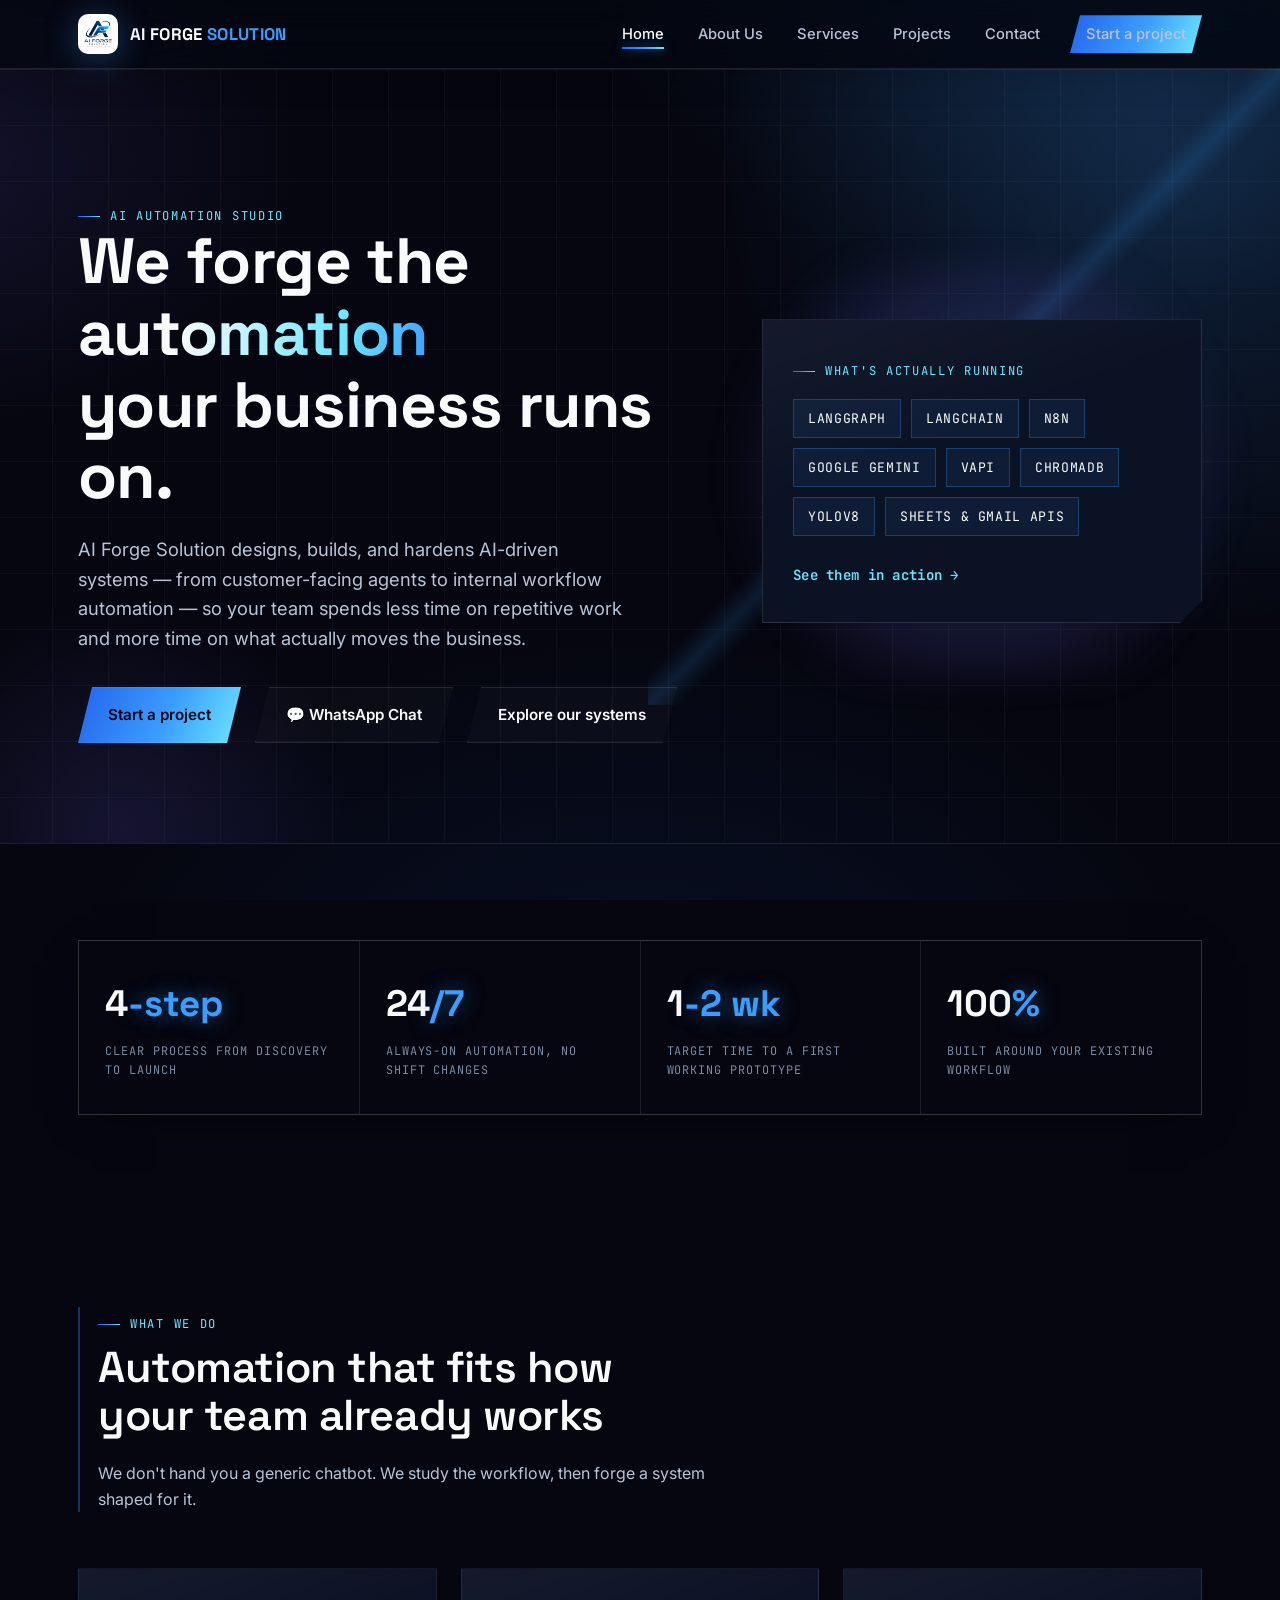
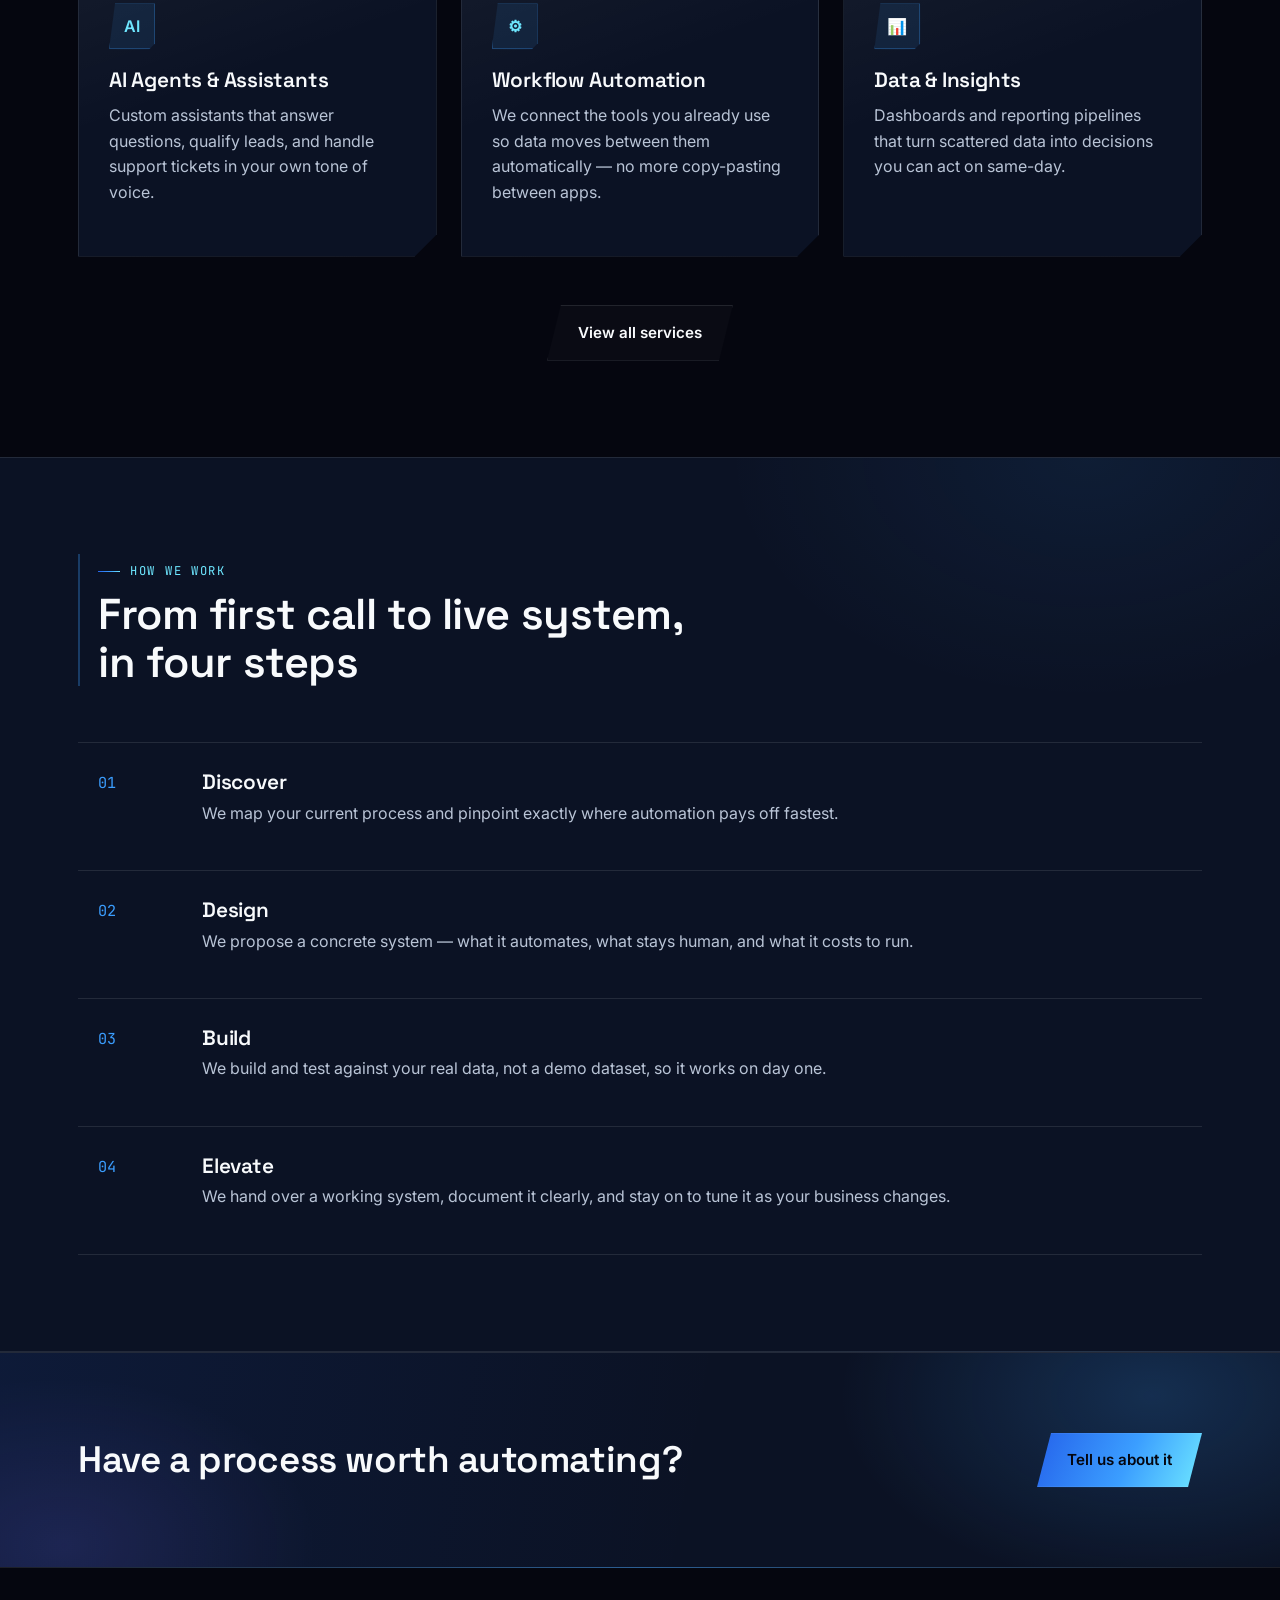
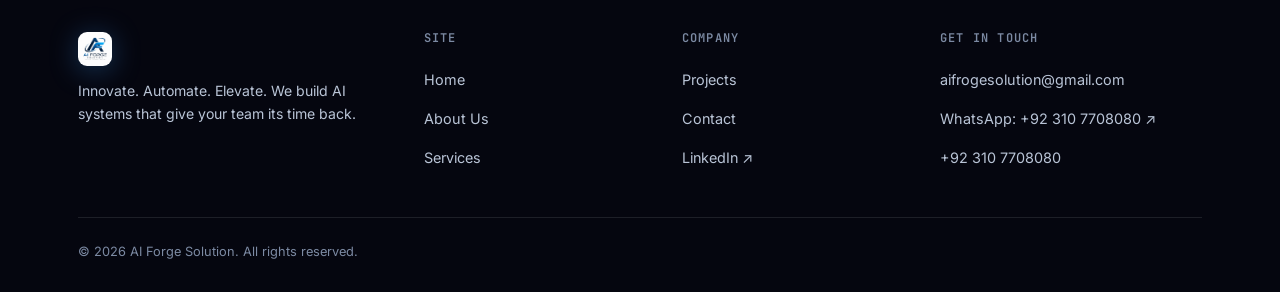
<file: index.html>
<!DOCTYPE html>
<html lang="en">
<head>
<meta charset="UTF-8">
<meta name="viewport" content="width=device-width, initial-scale=1.0">
<title>AI Forge Solution — Innovate. Automate. Elevate.</title>
<meta name="description" content="AI Forge Solution designs and builds AI-driven automation systems that help businesses move faster with less manual work.">
<link rel="icon" href="images/logo.jpeg">
<link rel="preconnect" href="https://fonts.googleapis.com">
<link href="https://fonts.googleapis.com/css2?family=Space+Grotesk:wght@500;600;700&family=Inter:wght@400;500;600&family=JetBrains+Mono:wght@400;500&display=swap" rel="stylesheet">
<link rel="stylesheet" href="css/style.css">
</head>
<body>

<header class="site-header">
  <nav class="nav">
    <a href="index.html" class="brand">
      <img src="images/logo.jpeg" alt="AI Forge Solution logo">
      <span class="brand-name">AI FORGE <span>SOLUTION</span></span>
    </a>
    <button class="nav-toggle" aria-label="Toggle navigation menu" aria-expanded="false">
      <span></span>
    </button>
    <ul class="nav-links">
      <li><a href="index.html" class="active">Home</a></li>
      <li><a href="about.html">About Us</a></li>
      <li><a href="services.html">Services</a></li>
      <li><a href="projects.html">Projects</a></li>
      <li><a href="contact.html">Contact</a></li>
      <li><a href="contact.html" class="nav-cta">Start a project</a></li>
    </ul>
  </nav>
</header>

<main>

  <section class="hero">
    <div class="container hero-grid">
      <div>
        <span class="eyebrow">AI automation studio</span>
        <h1>We forge the <span class="text-grad">automation</span><br>your business runs on.</h1>
        <p class="lede">AI Forge Solution designs, builds, and hardens AI-driven systems — from customer-facing agents to internal workflow automation — so your team spends less time on repetitive work and more time on what actually moves the business.</p>
        <div class="hero-actions">
          <a href="contact.html" class="btn btn-primary">Start a project</a>
          <a href="https://wa.me/923107708080" target="_blank" rel="noopener" class="btn btn-ghost">💬 WhatsApp Chat</a>
          <a href="projects.html" class="btn btn-ghost">Explore our systems</a>
        </div>
      </div>
      <div class="hero-visual">
        <div class="card hero-panel">
          <span class="eyebrow">What's actually running</span>
          <div class="hero-stack">
            <span class="tag">LangGraph</span>
            <span class="tag">LangChain</span>
            <span class="tag">n8n</span>
            <span class="tag">Google Gemini</span>
            <span class="tag">Vapi</span>
            <span class="tag">ChromaDB</span>
            <span class="tag">YOLOv8</span>
            <span class="tag">Sheets &amp; Gmail APIs</span>
          </div>
          <a href="projects.html" class="hero-panel-link" style="display:inline-block;margin-top:8px;">See them in action →</a>
        </div>
      </div>
    </div>
  </section>

  <section class="stat-strip-wrap">
    <div class="container">
      <div class="stat-strip">
        <div class="stat">
          <div class="num">4<span>-step</span></div>
          <div class="label">Clear process from discovery to launch</div>
        </div>
        <div class="stat">
          <div class="num">24<span>/7</span></div>
          <div class="label">Always-on automation, no shift changes</div>
        </div>
        <div class="stat">
          <div class="num">1<span>-2 wk</span></div>
          <div class="label">Target time to a first working prototype</div>
        </div>
        <div class="stat">
          <div class="num">100<span>%</span></div>
          <div class="label">Built around your existing workflow</div>
        </div>
      </div>
    </div>
  </section>

  <section>
    <div class="container">
      <div class="section-head">
        <span class="eyebrow">What we do</span>
        <h2>Automation that fits how your team already works</h2>
        <p>We don't hand you a generic chatbot. We study the workflow, then forge a system shaped for it.</p>
      </div>
      <div class="grid-3">
        <div class="card">
          <div class="icon-mark">AI</div>
          <h3>AI Agents &amp; Assistants</h3>
          <p>Custom assistants that answer questions, qualify leads, and handle support tickets in your own tone of voice.</p>
        </div>
        <div class="card">
          <div class="icon-mark">⚙</div>
          <h3>Workflow Automation</h3>
          <p>We connect the tools you already use so data moves between them automatically — no more copy-pasting between apps.</p>
        </div>
        <div class="card">
          <div class="icon-mark">📊</div>
          <h3>Data &amp; Insights</h3>
          <p>Dashboards and reporting pipelines that turn scattered data into decisions you can act on same-day.</p>
        </div>
      </div>
      <div class="center mt-lg">
        <a href="services.html" class="btn btn-ghost">View all services</a>
      </div>
    </div>
  </section>

  <section class="section-alt">
    <div class="container">
      <div class="section-head">
        <span class="eyebrow">How we work</span>
        <h2>From first call to live system, in four steps</h2>
      </div>
      <div class="process">
        <div class="process-step">
          <span class="idx">01</span>
          <div><h3>Discover</h3><p>We map your current process and pinpoint exactly where automation pays off fastest.</p></div>
        </div>
        <div class="process-step">
          <span class="idx">02</span>
          <div><h3>Design</h3><p>We propose a concrete system — what it automates, what stays human, and what it costs to run.</p></div>
        </div>
        <div class="process-step">
          <span class="idx">03</span>
          <div><h3>Build</h3><p>We build and test against your real data, not a demo dataset, so it works on day one.</p></div>
        </div>
        <div class="process-step">
          <span class="idx">04</span>
          <div><h3>Elevate</h3><p>We hand over a working system, document it clearly, and stay on to tune it as your business changes.</p></div>
        </div>
      </div>
    </div>
  </section>

  <section class="cta-band">
    <div class="container">
      <h2>Have a process worth automating?</h2>
      <a href="contact.html" class="btn btn-primary">Tell us about it</a>
    </div>
  </section>

</main>

<footer class="site-footer">
  <div class="container">
    <div class="footer-grid">
      <div class="footer-brand">
        <img src="images/logo.jpeg" alt="AI Forge Solution logo">
        <p>Innovate. Automate. Elevate. We build AI systems that give your team its time back.</p>
      </div>
      <div class="footer-col">
        <h4>Site</h4>
        <a href="index.html">Home</a>
        <a href="about.html">About Us</a>
        <a href="services.html">Services</a>
      </div>
      <div class="footer-col">
        <h4>Company</h4>
        <a href="projects.html">Projects</a>
        <a href="contact.html">Contact</a>
        <a href="https://www.linkedin.com/company/alforge-solution/" target="_blank" rel="noopener">LinkedIn ↗</a>
      </div>
      <div class="footer-col">
        <h4>Get in touch</h4>
        <a href="mailto:aifrogesolution@gmail.com">aifrogesolution@gmail.com</a>
        <a href="https://wa.me/923107708080" target="_blank" rel="noopener">WhatsApp: +92 310 7708080 ↗</a>
        <a href="tel:+923107708080">+92 310 7708080</a>
      </div>
    </div>
    <div class="footer-bottom">
      <span>© 2026 AI Forge Solution. All rights reserved.</span>
    </div>
  </div>
</footer>

<script src="js/main.js"></script>
</body>
</html>
</file>
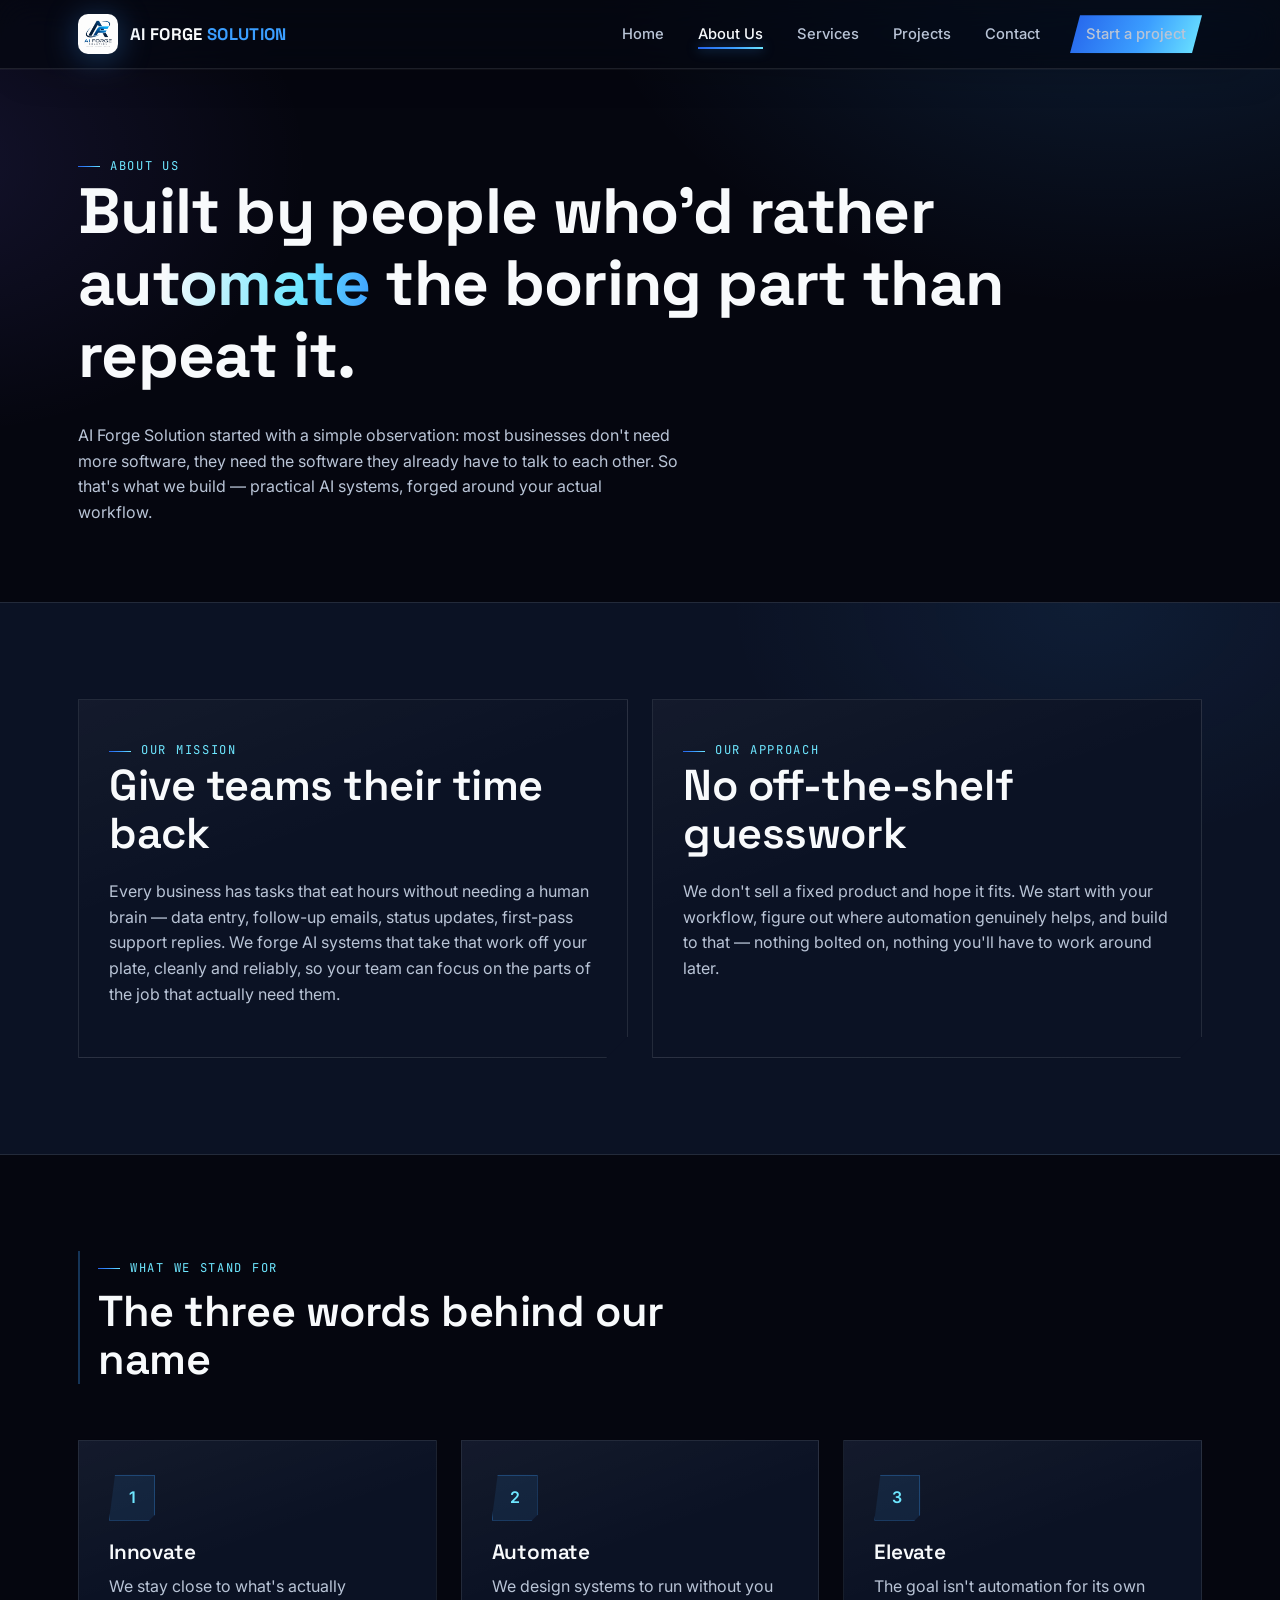
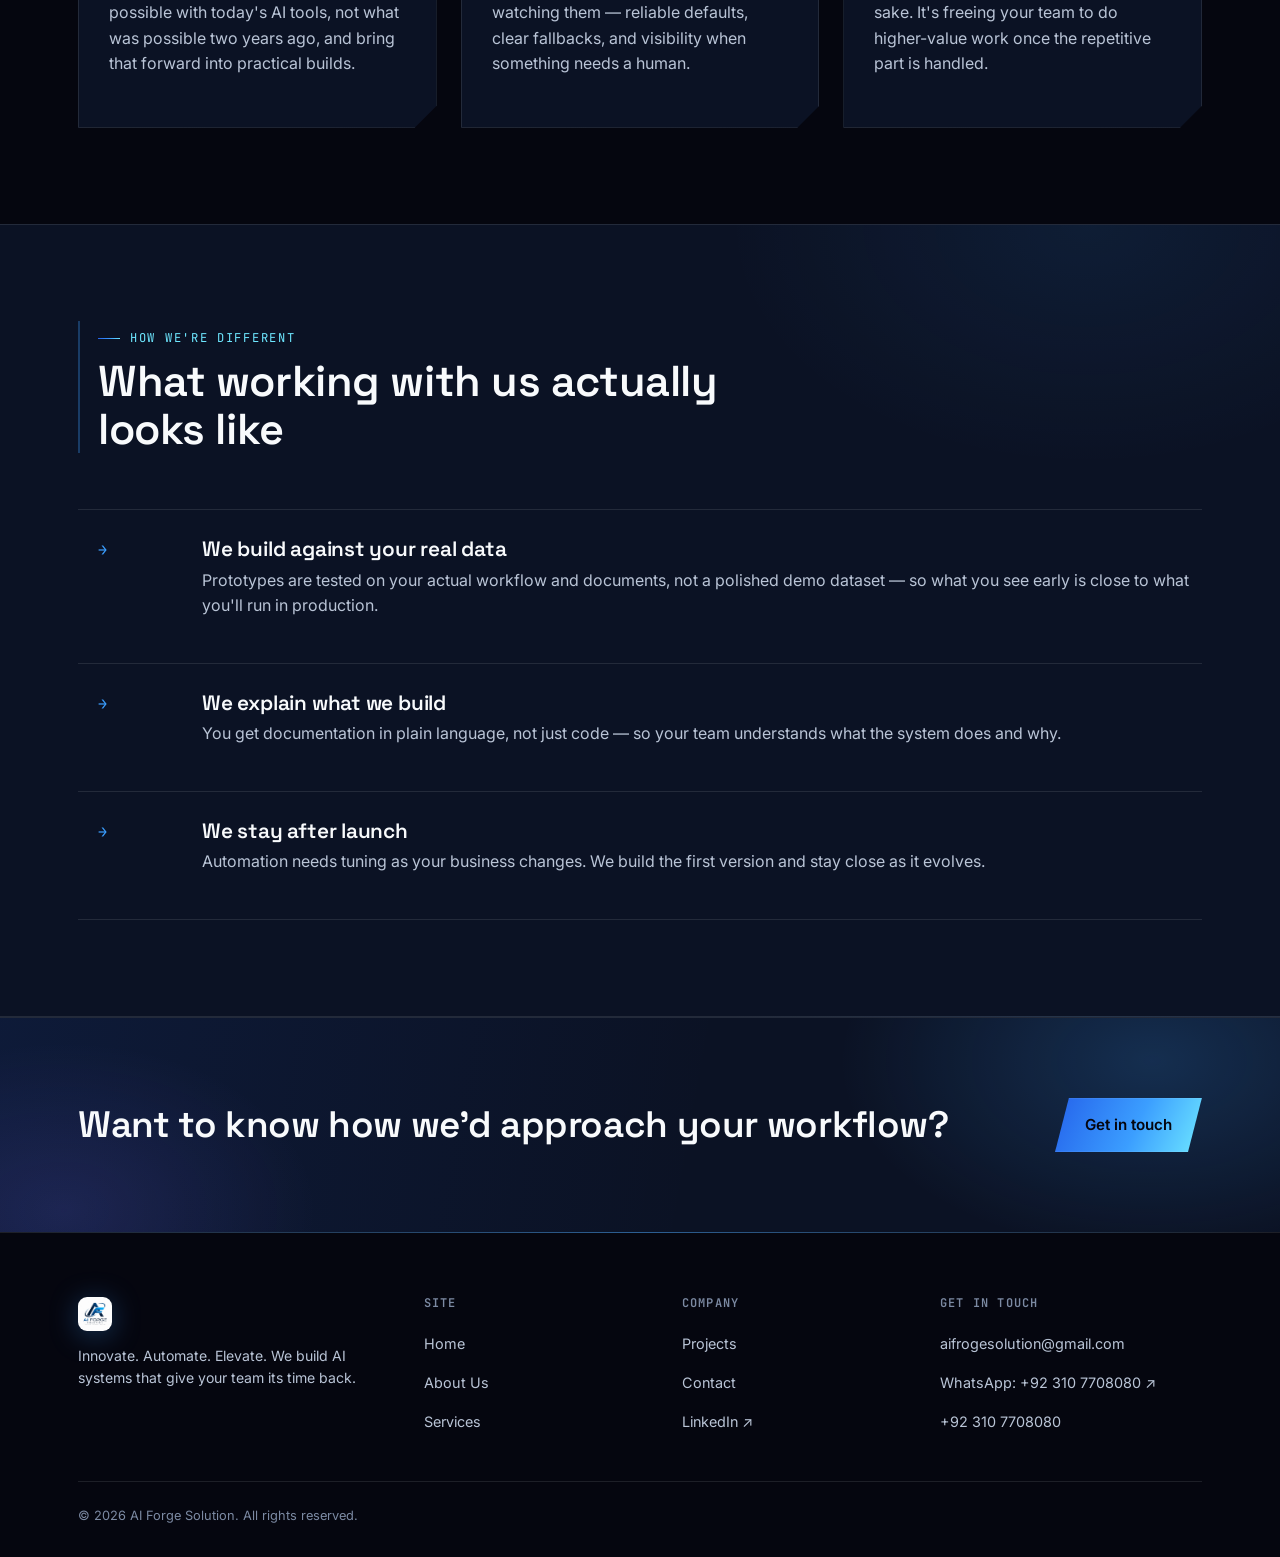
<file: about.html>
<!DOCTYPE html>
<html lang="en">
<head>
<meta charset="UTF-8">
<meta name="viewport" content="width=device-width, initial-scale=1.0">
<title>About Us — AI Forge Solution</title>
<meta name="description" content="Learn what AI Forge Solution stands for, how we work, and why we build AI automation the way we do.">
<link rel="icon" href="images/logo.jpeg">
<link rel="preconnect" href="https://fonts.googleapis.com">
<link href="https://fonts.googleapis.com/css2?family=Space+Grotesk:wght@500;600;700&family=Inter:wght@400;500;600&family=JetBrains+Mono:wght@400;500&display=swap" rel="stylesheet">
<link rel="stylesheet" href="css/style.css">
</head>
<body>

<header class="site-header">
  <nav class="nav">
    <a href="index.html" class="brand">
      <img src="images/logo.jpeg" alt="AI Forge Solution logo">
      <span class="brand-name">AI FORGE <span>SOLUTION</span></span>
    </a>
    <button class="nav-toggle" aria-label="Toggle navigation menu" aria-expanded="false">
      <span></span>
    </button>
    <ul class="nav-links">
      <li><a href="index.html">Home</a></li>
      <li><a href="about.html" class="active">About Us</a></li>
      <li><a href="services.html">Services</a></li>
      <li><a href="projects.html">Projects</a></li>
      <li><a href="contact.html">Contact</a></li>
      <li><a href="contact.html" class="nav-cta">Start a project</a></li>
    </ul>
  </nav>
</header>

<main>

  <section class="page-hero">
    <div class="container">
      <span class="eyebrow">About us</span>
      <h1>Built by people who'd rather <span class="text-grad">automate</span> the boring part than repeat it.</h1>
      <p class="lede">AI Forge Solution started with a simple observation: most businesses don't need more software, they need the software they already have to talk to each other. So that's what we build — practical AI systems, forged around your actual workflow.</p>
    </div>
  </section>

  <section class="section-alt">
    <div class="container grid-2">
      <div class="card">
        <span class="eyebrow">Our mission</span>
        <h2>Give teams their time back</h2>
        <p>Every business has tasks that eat hours without needing a human brain — data entry, follow-up emails, status updates, first-pass support replies. We forge AI systems that take that work off your plate, cleanly and reliably, so your team can focus on the parts of the job that actually need them.</p>
      </div>
      <div class="card">
        <span class="eyebrow">Our approach</span>
        <h2>No off-the-shelf guesswork</h2>
        <p>We don't sell a fixed product and hope it fits. We start with your workflow, figure out where automation genuinely helps, and build to that — nothing bolted on, nothing you'll have to work around later.</p>
      </div>
    </div>
  </section>

  <section>
    <div class="container">
      <div class="section-head">
        <span class="eyebrow">What we stand for</span>
        <h2>The three words behind our name</h2>
      </div>
      <div class="grid-3">
        <div class="card">
          <div class="icon-mark">1</div>
          <h3>Innovate</h3>
          <p>We stay close to what's actually possible with today's AI tools, not what was possible two years ago, and bring that forward into practical builds.</p>
        </div>
        <div class="card">
          <div class="icon-mark">2</div>
          <h3>Automate</h3>
          <p>We design systems to run without you watching them — reliable defaults, clear fallbacks, and visibility when something needs a human.</p>
        </div>
        <div class="card">
          <div class="icon-mark">3</div>
          <h3>Elevate</h3>
          <p>The goal isn't automation for its own sake. It's freeing your team to do higher-value work once the repetitive part is handled.</p>
        </div>
      </div>
    </div>
  </section>

  <section class="section-alt">
    <div class="container">
      <div class="section-head">
        <span class="eyebrow">How we're different</span>
        <h2>What working with us actually looks like</h2>
      </div>
      <div class="process">
        <div class="process-step">
          <span class="idx">→</span>
          <div><h3>We build against your real data</h3><p>Prototypes are tested on your actual workflow and documents, not a polished demo dataset — so what you see early is close to what you'll run in production.</p></div>
        </div>
        <div class="process-step">
          <span class="idx">→</span>
          <div><h3>We explain what we build</h3><p>You get documentation in plain language, not just code — so your team understands what the system does and why.</p></div>
        </div>
        <div class="process-step">
          <span class="idx">→</span>
          <div><h3>We stay after launch</h3><p>Automation needs tuning as your business changes. We build the first version and stay close as it evolves.</p></div>
        </div>
      </div>
    </div>
  </section>

  <section class="cta-band">
    <div class="container">
      <h2>Want to know how we'd approach your workflow?</h2>
      <a href="contact.html" class="btn btn-primary">Get in touch</a>
    </div>
  </section>

</main>

<footer class="site-footer">
  <div class="container">
    <div class="footer-grid">
      <div class="footer-brand">
        <img src="images/logo.jpeg" alt="AI Forge Solution logo">
        <p>Innovate. Automate. Elevate. We build AI systems that give your team its time back.</p>
      </div>
      <div class="footer-col">
        <h4>Site</h4>
        <a href="index.html">Home</a>
        <a href="about.html">About Us</a>
        <a href="services.html">Services</a>
      </div>
      <div class="footer-col">
        <h4>Company</h4>
        <a href="projects.html">Projects</a>
        <a href="contact.html">Contact</a>
        <a href="https://www.linkedin.com/company/alforge-solution/" target="_blank" rel="noopener">LinkedIn ↗</a>
      </div>
      <div class="footer-col">
        <h4>Get in touch</h4>
        <a href="mailto:aifrogesolution@gmail.com">aifrogesolution@gmail.com</a>
        <a href="https://wa.me/923107708080" target="_blank" rel="noopener">WhatsApp: +92 310 7708080 ↗</a>
        <a href="tel:+923107708080">+92 310 7708080</a>
      </div>
    </div>
    <div class="footer-bottom">
      <span>© 2026 AI Forge Solution. All rights reserved.</span>
    </div>
  </div>
</footer>

<script src="js/main.js"></script>
</body>
</html>
</file>
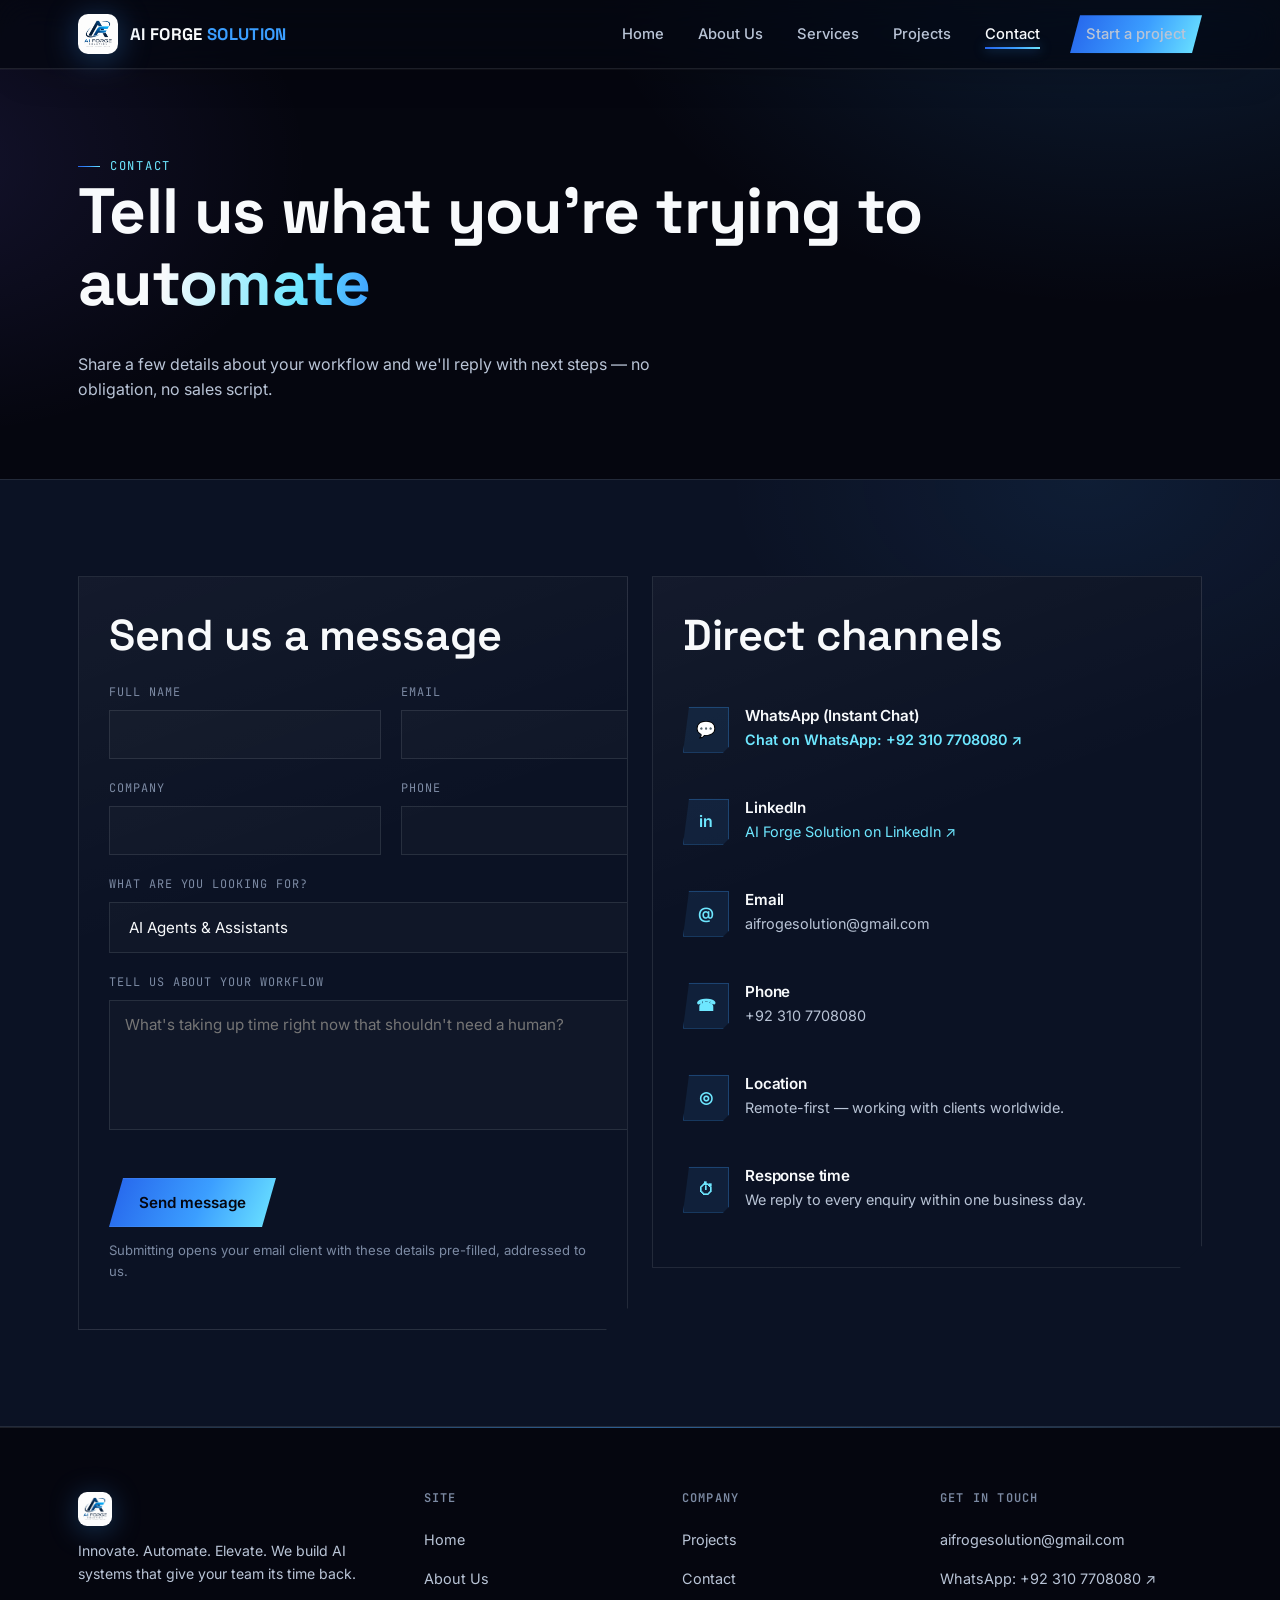
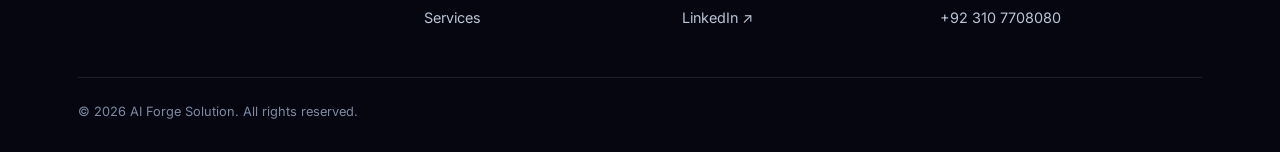
<file: contact.html>
<!DOCTYPE html>
<html lang="en">
<head>
<meta charset="UTF-8">
<meta name="viewport" content="width=device-width, initial-scale=1.0">
<title>Contact — AI Forge Solution</title>
<meta name="description" content="Tell AI Forge Solution about your project and we'll get back to you.">
<link rel="icon" href="images/logo.jpeg">
<link rel="preconnect" href="https://fonts.googleapis.com">
<link href="https://fonts.googleapis.com/css2?family=Space+Grotesk:wght@500;600;700&family=Inter:wght@400;500;600&family=JetBrains+Mono:wght@400;500&display=swap" rel="stylesheet">
<link rel="stylesheet" href="css/style.css">
</head>
<body>

<header class="site-header">
  <nav class="nav">
    <a href="index.html" class="brand">
      <img src="images/logo.jpeg" alt="AI Forge Solution logo">
      <span class="brand-name">AI FORGE <span>SOLUTION</span></span>
    </a>
    <button class="nav-toggle" aria-label="Toggle navigation menu" aria-expanded="false">
      <span></span>
    </button>
    <ul class="nav-links">
      <li><a href="index.html">Home</a></li>
      <li><a href="about.html">About Us</a></li>
      <li><a href="services.html">Services</a></li>
      <li><a href="projects.html">Projects</a></li>
      <li><a href="contact.html" class="active">Contact</a></li>
      <li><a href="contact.html" class="nav-cta">Start a project</a></li>
    </ul>
  </nav>
</header>

<main>

  <section class="page-hero">
    <div class="container">
      <span class="eyebrow">Contact</span>
      <h1>Tell us what you're trying to <span class="text-grad">automate</span></h1>
      <p class="lede">Share a few details about your workflow and we'll reply with next steps — no obligation, no sales script.</p>
    </div>
  </section>

  <section class="section-alt">
    <div class="container grid-2" style="align-items:start;">

      <div class="card">
        <h2 style="margin-bottom:24px;">Send us a message</h2>
        <form id="contact-form" novalidate>
          <div class="form-grid">
            <div class="field">
              <label for="name">Full name</label>
              <input type="text" id="name" name="name" required>
            </div>
            <div class="field">
              <label for="email">Email</label>
              <input type="email" id="email" name="email" required>
            </div>
            <div class="field">
              <label for="company">Company</label>
              <input type="text" id="company" name="company">
            </div>
            <div class="field">
              <label for="phone">Phone</label>
              <input type="tel" id="phone" name="phone">
            </div>
            <div class="field full">
              <label for="service">What are you looking for?</label>
              <select id="service" name="service">
                <option value="agents">AI Agents &amp; Assistants</option>
                <option value="automation">Workflow Automation</option>
                <option value="data">Data &amp; Insights</option>
                <option value="integration">Custom AI Integration</option>
                <option value="not-sure">Not sure yet</option>
              </select>
            </div>
            <div class="field full">
              <label for="message">Tell us about your workflow</label>
              <textarea id="message" name="message" required placeholder="What's taking up time right now that shouldn't need a human?"></textarea>
            </div>
          </div>
          <button type="submit" class="btn btn-primary mt-lg">Send message</button>
          <p class="form-status form-note" role="status" aria-live="polite"></p>
          <p class="form-note">Submitting opens your email client with these details pre-filled, addressed to us.</p>
        </form>
      </div>

      <div class="card contact-info-card">
        <h2>Direct channels</h2>

        <div class="contact-line">
          <div class="icon-mark">💬</div>
          <div>
            <h4>WhatsApp (Instant Chat)</h4>
            <p><a href="https://wa.me/923107708080" target="_blank" rel="noopener" style="color:var(--cyan); font-weight:600;">Chat on WhatsApp: +92 310 7708080 ↗</a></p>
          </div>
        </div>

        <div class="contact-line">
          <div class="icon-mark">in</div>
          <div>
            <h4>LinkedIn</h4>
            <p><a href="https://www.linkedin.com/company/alforge-solution/" target="_blank" rel="noopener" style="color:var(--cyan);">AI Forge Solution on LinkedIn ↗</a></p>
          </div>
        </div>

        <div class="contact-line">
          <div class="icon-mark">@</div>
          <div>
            <h4>Email</h4>
            <p><a href="mailto:aifrogesolution@gmail.com">aifrogesolution@gmail.com</a></p>
          </div>
        </div>

        <div class="contact-line">
          <div class="icon-mark">☎</div>
          <div>
            <h4>Phone</h4>
            <p><a href="tel:+923107708080">+92 310 7708080</a></p>
          </div>
        </div>

        <div class="contact-line">
          <div class="icon-mark">◎</div>
          <div>
            <h4>Location</h4>
            <p>Remote-first — working with clients worldwide.</p>
          </div>
        </div>

        <div class="contact-line">
          <div class="icon-mark">⏱</div>
          <div>
            <h4>Response time</h4>
            <p>We reply to every enquiry within one business day.</p>
          </div>
        </div>
      </div>

    </div>
  </section>

</main>

<footer class="site-footer">
  <div class="container">
    <div class="footer-grid">
      <div class="footer-brand">
        <img src="images/logo.jpeg" alt="AI Forge Solution logo">
        <p>Innovate. Automate. Elevate. We build AI systems that give your team its time back.</p>
      </div>
      <div class="footer-col">
        <h4>Site</h4>
        <a href="index.html">Home</a>
        <a href="about.html">About Us</a>
        <a href="services.html">Services</a>
      </div>
      <div class="footer-col">
        <h4>Company</h4>
        <a href="projects.html">Projects</a>
        <a href="contact.html">Contact</a>
        <a href="https://www.linkedin.com/company/alforge-solution/" target="_blank" rel="noopener">LinkedIn ↗</a>
      </div>
      <div class="footer-col">
        <h4>Get in touch</h4>
        <a href="mailto:aifrogesolution@gmail.com">aifrogesolution@gmail.com</a>
        <a href="https://wa.me/923107708080" target="_blank" rel="noopener">WhatsApp: +92 310 7708080 ↗</a>
        <a href="tel:+923107708080">+92 310 7708080</a>
      </div>
    </div>
    <div class="footer-bottom">
      <span>© 2026 AI Forge Solution. All rights reserved.</span>
    </div>
  </div>
</footer>

<script src="js/main.js"></script>
</body>
</html>
</file>
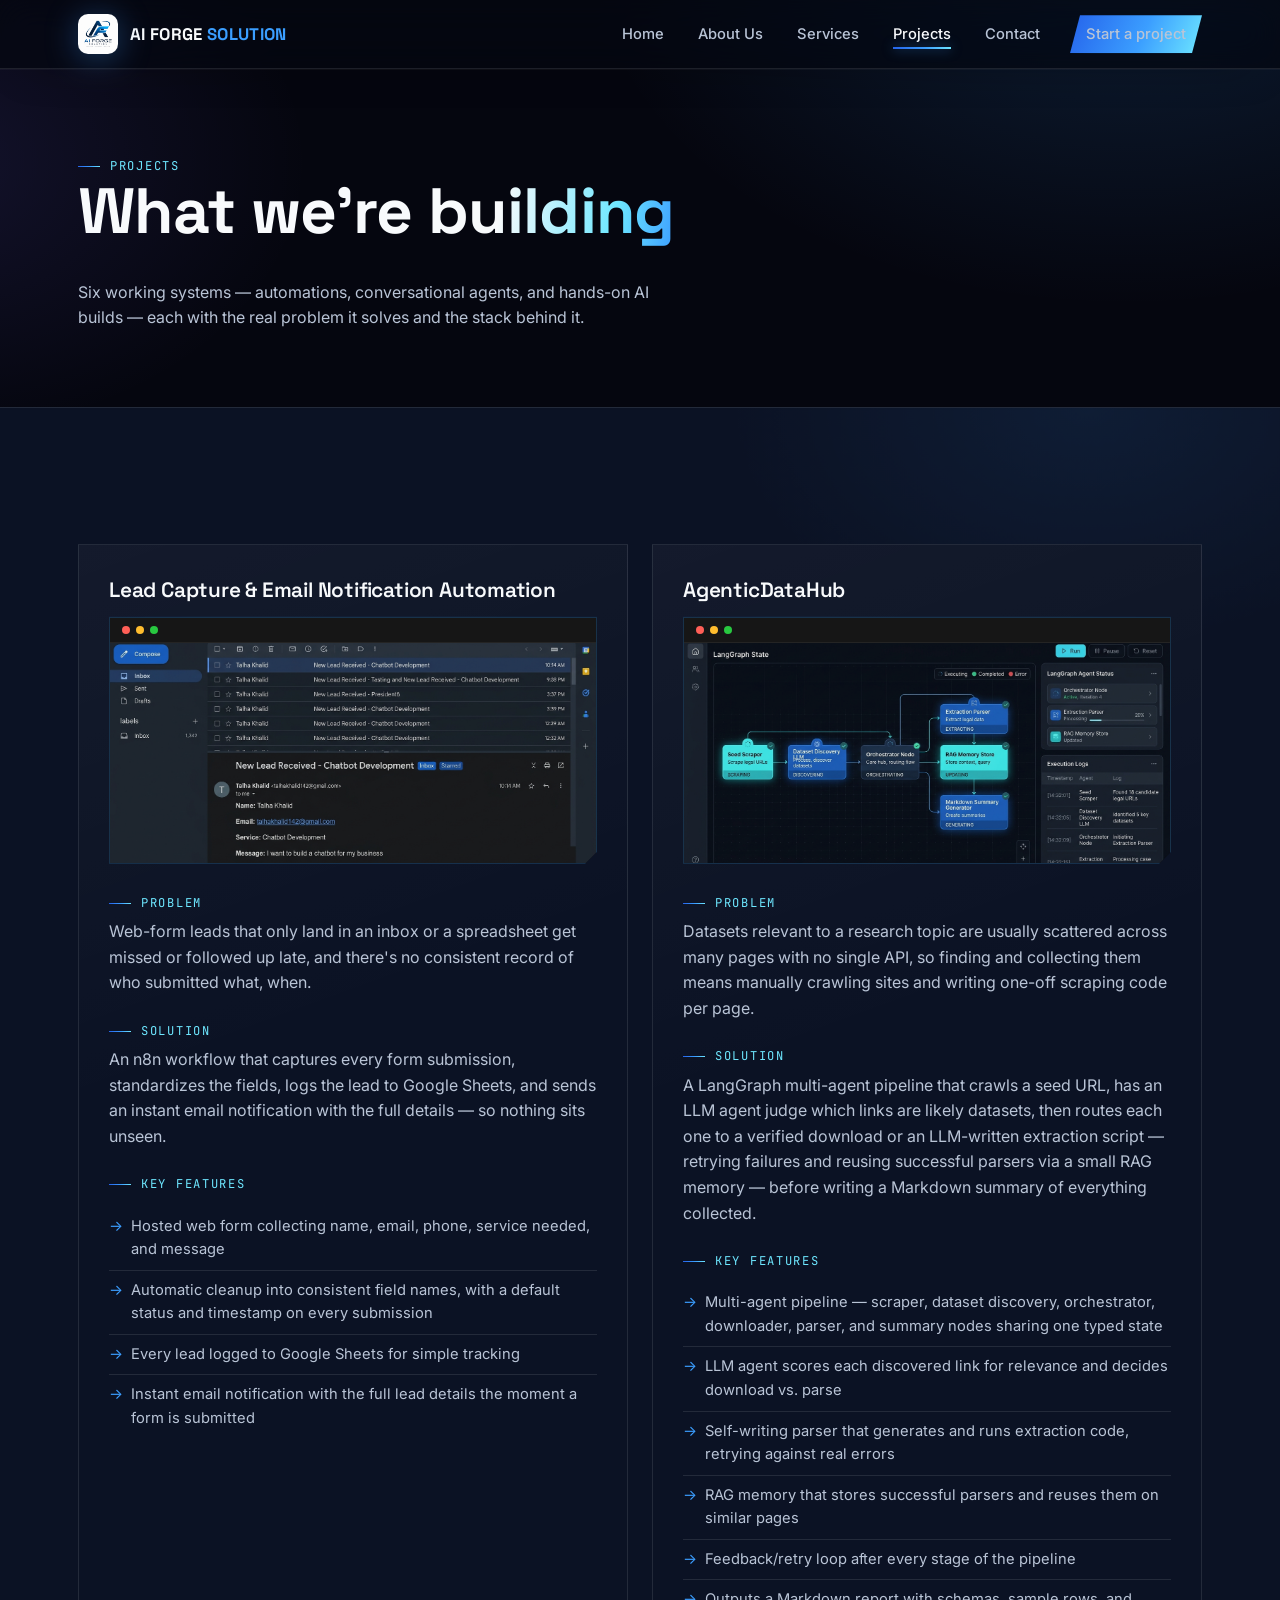
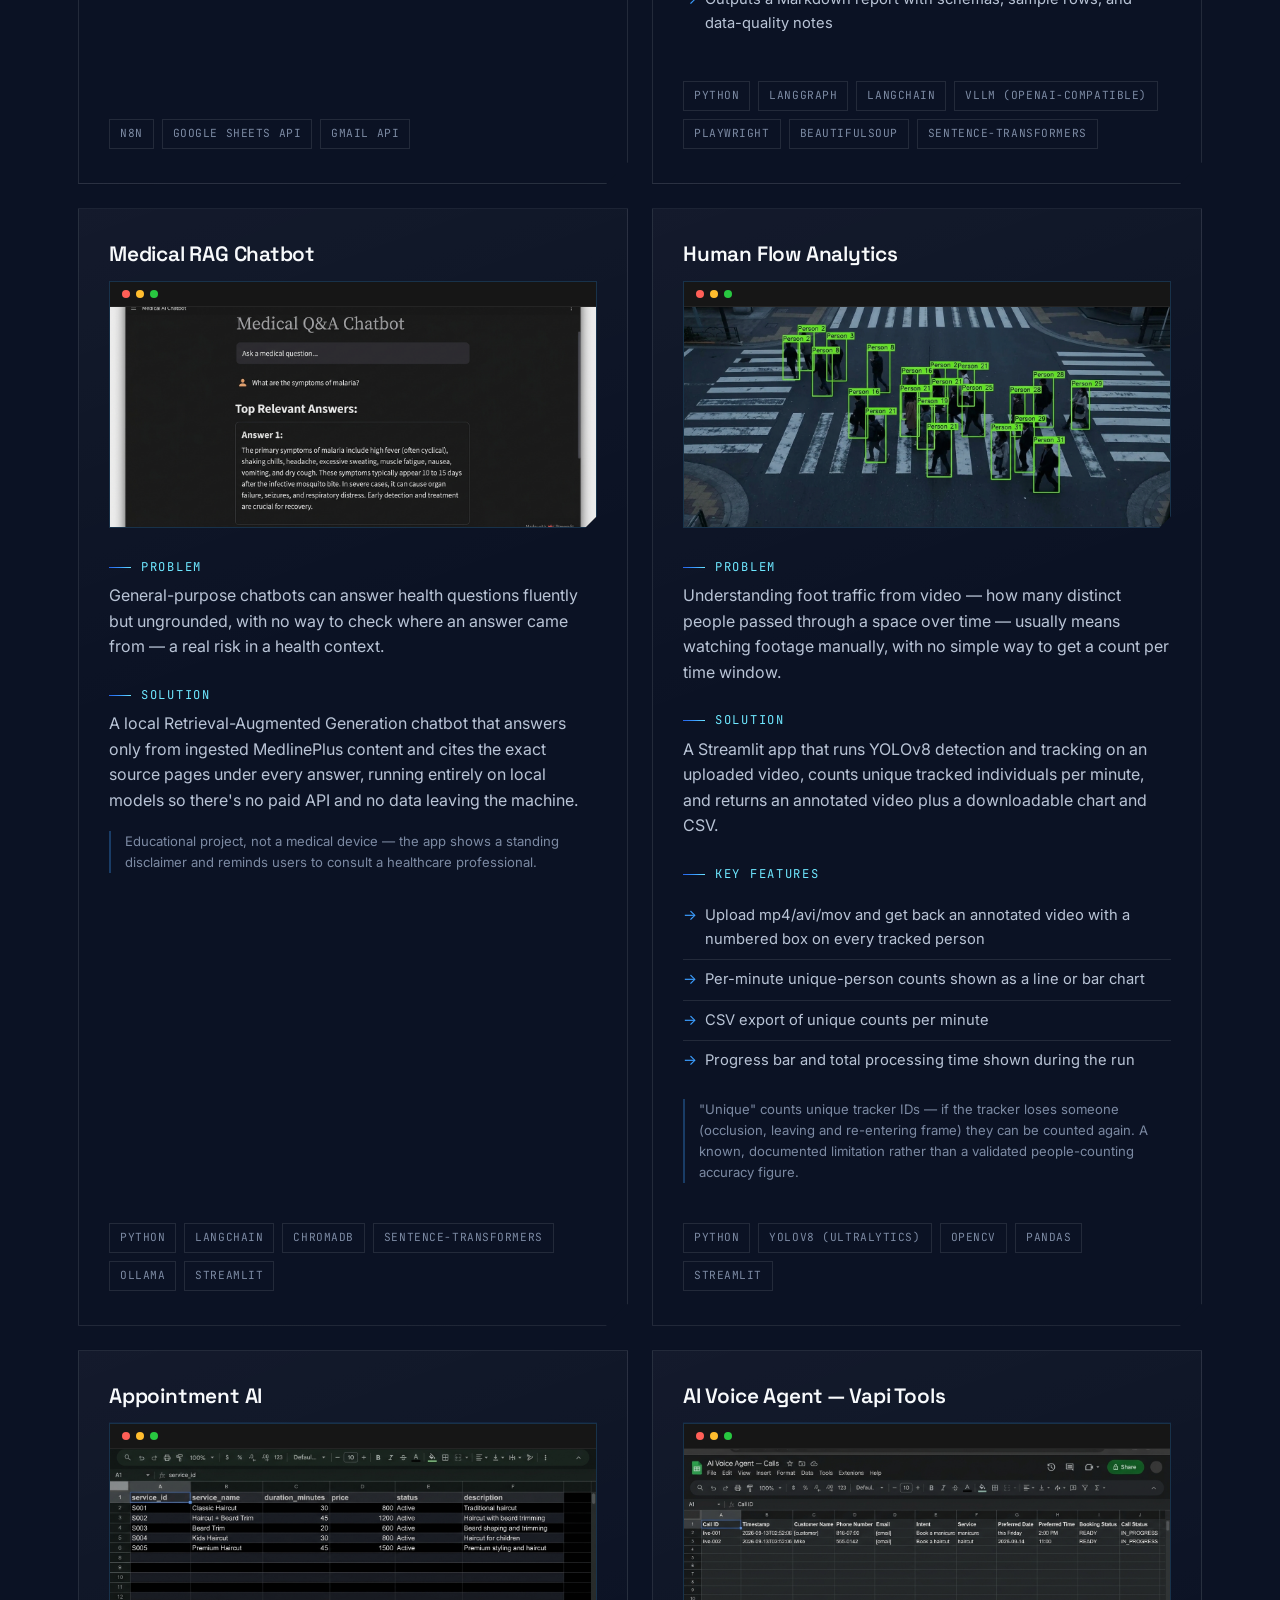
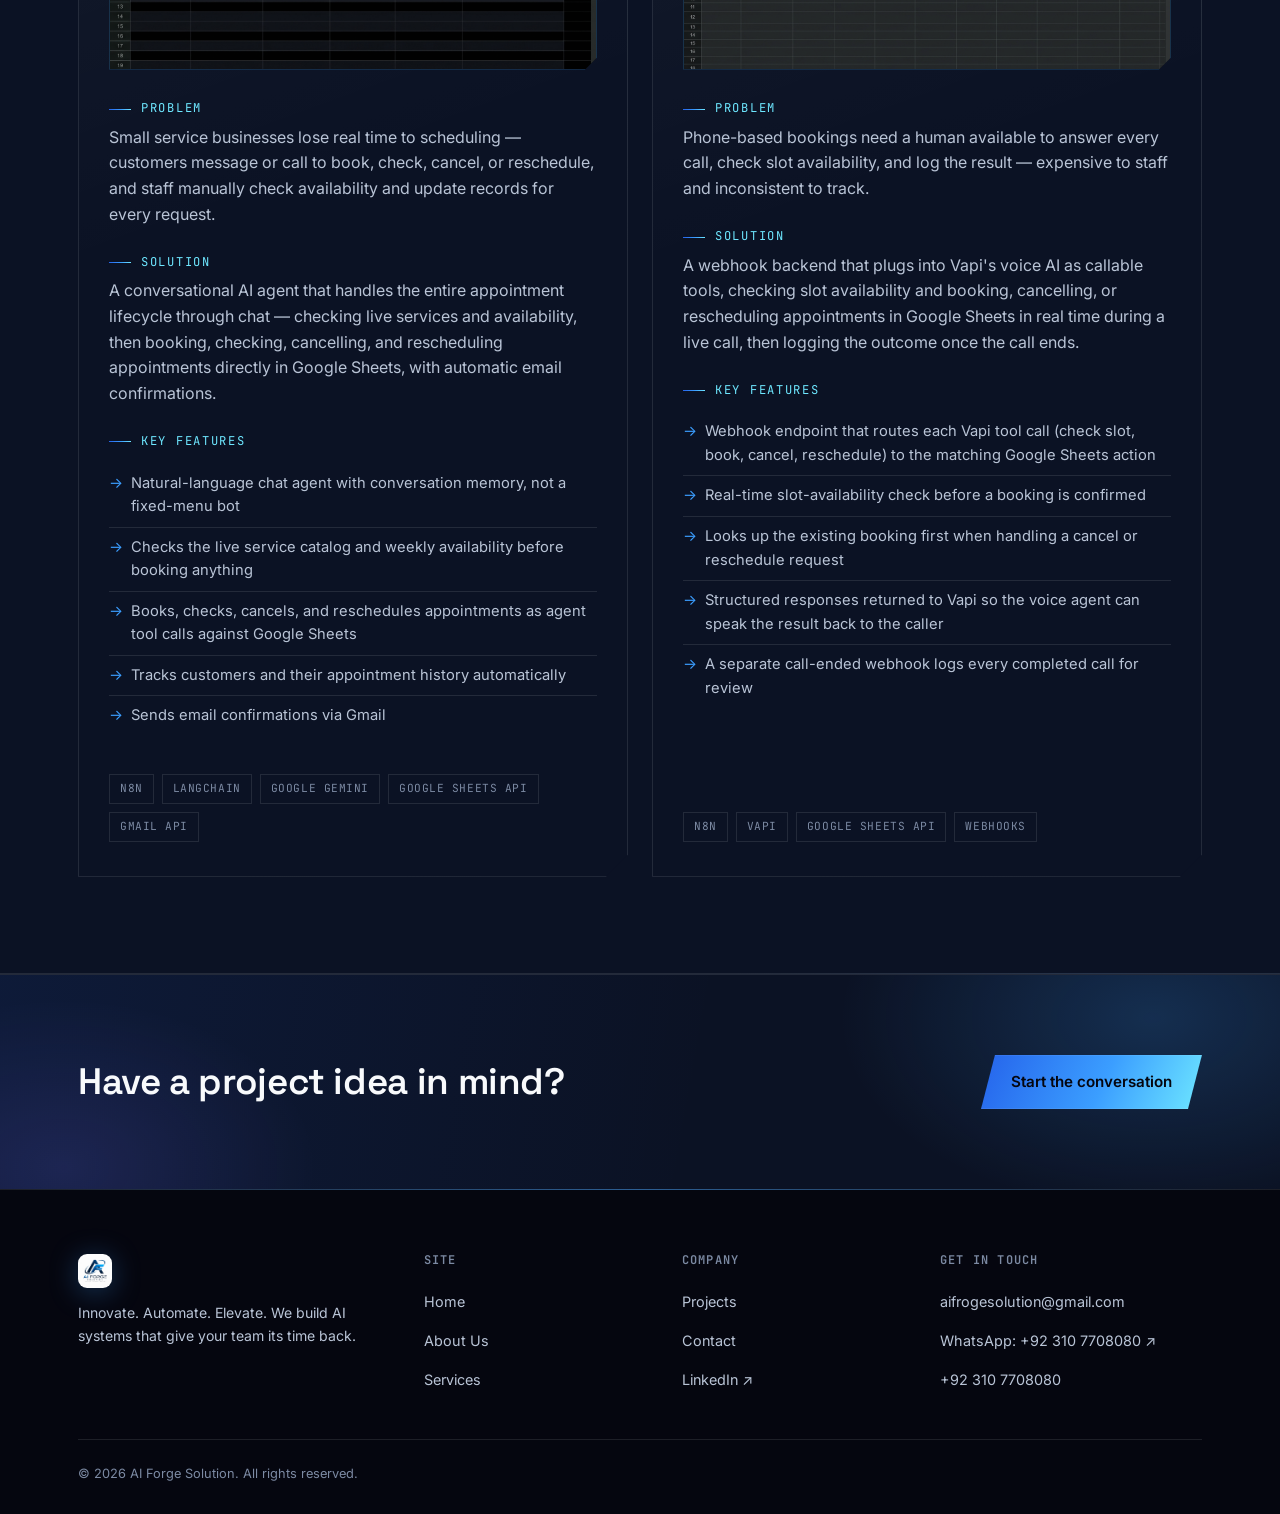
<file: projects.html>
<!DOCTYPE html>
<html lang="en">
<head>
<meta charset="UTF-8">
<meta name="viewport" content="width=device-width, initial-scale=1.0">
<title>Projects — AI Forge Solution</title>
<meta name="description" content="A look at the automation and AI systems AI Forge Solution is building.">
<link rel="icon" href="images/logo.jpeg">
<link rel="preconnect" href="https://fonts.googleapis.com">
<link href="https://fonts.googleapis.com/css2?family=Space+Grotesk:wght@500;600;700&family=Inter:wght@400;500;600&family=JetBrains+Mono:wght@400;500&display=swap" rel="stylesheet">
<link rel="stylesheet" href="css/style.css">
</head>
<body>

<header class="site-header">
  <nav class="nav">
    <a href="index.html" class="brand">
      <img src="images/logo.jpeg" alt="AI Forge Solution logo">
      <span class="brand-name">AI FORGE <span>SOLUTION</span></span>
    </a>
    <button class="nav-toggle" aria-label="Toggle navigation menu" aria-expanded="false">
      <span></span>
    </button>
    <ul class="nav-links">
      <li><a href="index.html">Home</a></li>
      <li><a href="about.html">About Us</a></li>
      <li><a href="services.html">Services</a></li>
      <li><a href="projects.html" class="active">Projects</a></li>
      <li><a href="contact.html">Contact</a></li>
      <li><a href="contact.html" class="nav-cta">Start a project</a></li>
    </ul>
  </nav>
</header>

<main>

  <section class="page-hero">
    <div class="container">
      <span class="eyebrow">Projects</span>
      <h1>What we're <span class="text-grad">building</span></h1>
      <p class="lede">Six working systems — automations, conversational agents, and hands-on AI builds — each with the real problem it solves and the stack behind it.</p>
    </div>
  </section>

  <section class="section-alt">
    <div class="container">
      <div id="projects-featured"></div>
      <div class="grid-2" id="projects-grid">
        <!-- Rendered from data/projects.json by js/main.js. Add a new project by adding an entry to that file. -->
      </div>
    </div>
  </section>

  <section class="cta-band">
    <div class="container">
      <h2>Have a project idea in mind?</h2>
      <a href="contact.html" class="btn btn-primary">Start the conversation</a>
    </div>
  </section>

</main>

<footer class="site-footer">
  <div class="container">
    <div class="footer-grid">
      <div class="footer-brand">
        <img src="images/logo.jpeg" alt="AI Forge Solution logo">
        <p>Innovate. Automate. Elevate. We build AI systems that give your team its time back.</p>
      </div>
      <div class="footer-col">
        <h4>Site</h4>
        <a href="index.html">Home</a>
        <a href="about.html">About Us</a>
        <a href="services.html">Services</a>
      </div>
      <div class="footer-col">
        <h4>Company</h4>
        <a href="projects.html">Projects</a>
        <a href="contact.html">Contact</a>
        <a href="https://www.linkedin.com/company/alforge-solution/" target="_blank" rel="noopener">LinkedIn ↗</a>
      </div>
      <div class="footer-col">
        <h4>Get in touch</h4>
        <a href="mailto:aifrogesolution@gmail.com">aifrogesolution@gmail.com</a>
        <a href="https://wa.me/923107708080" target="_blank" rel="noopener">WhatsApp: +92 310 7708080 ↗</a>
        <a href="tel:+923107708080">+92 310 7708080</a>
      </div>
    </div>
    <div class="footer-bottom">
      <span>© 2026 AI Forge Solution. All rights reserved.</span>
    </div>
  </div>
</footer>

<script src="js/main.js"></script>
</body>
</html>
</file>
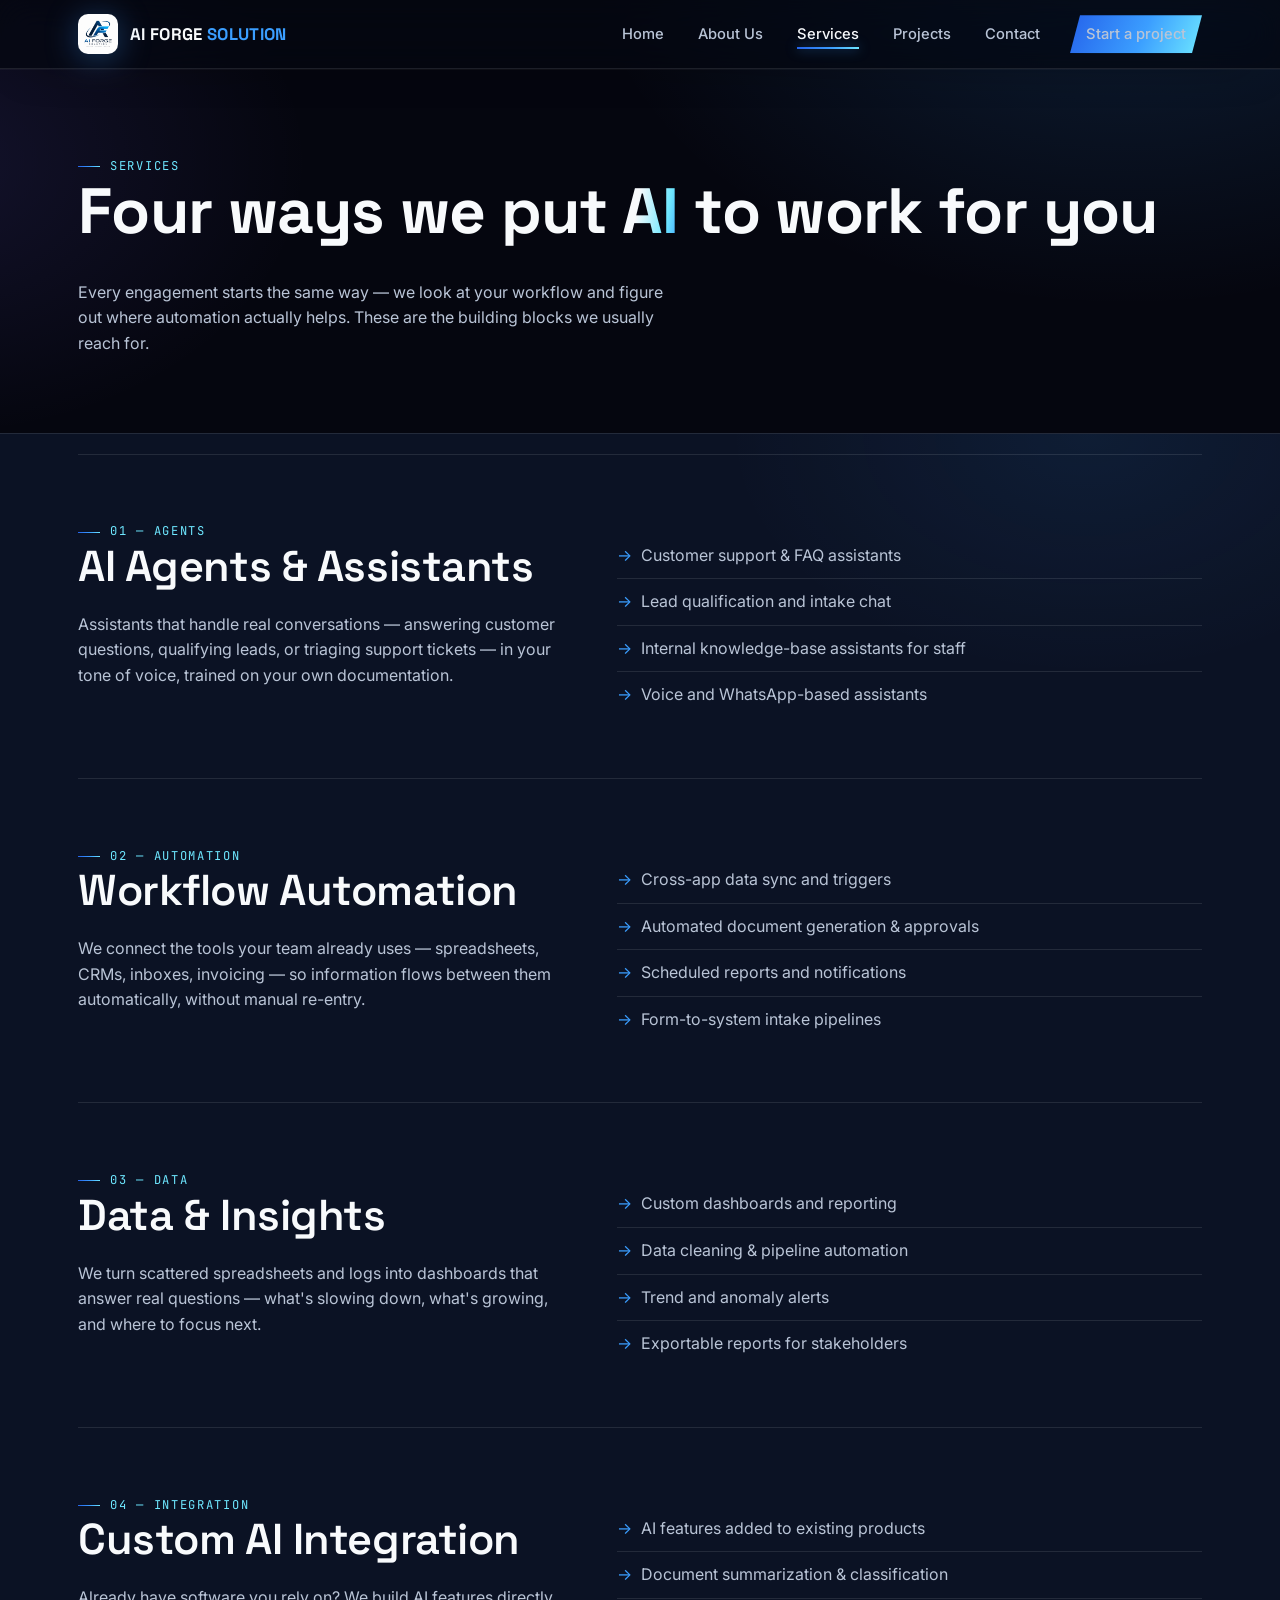
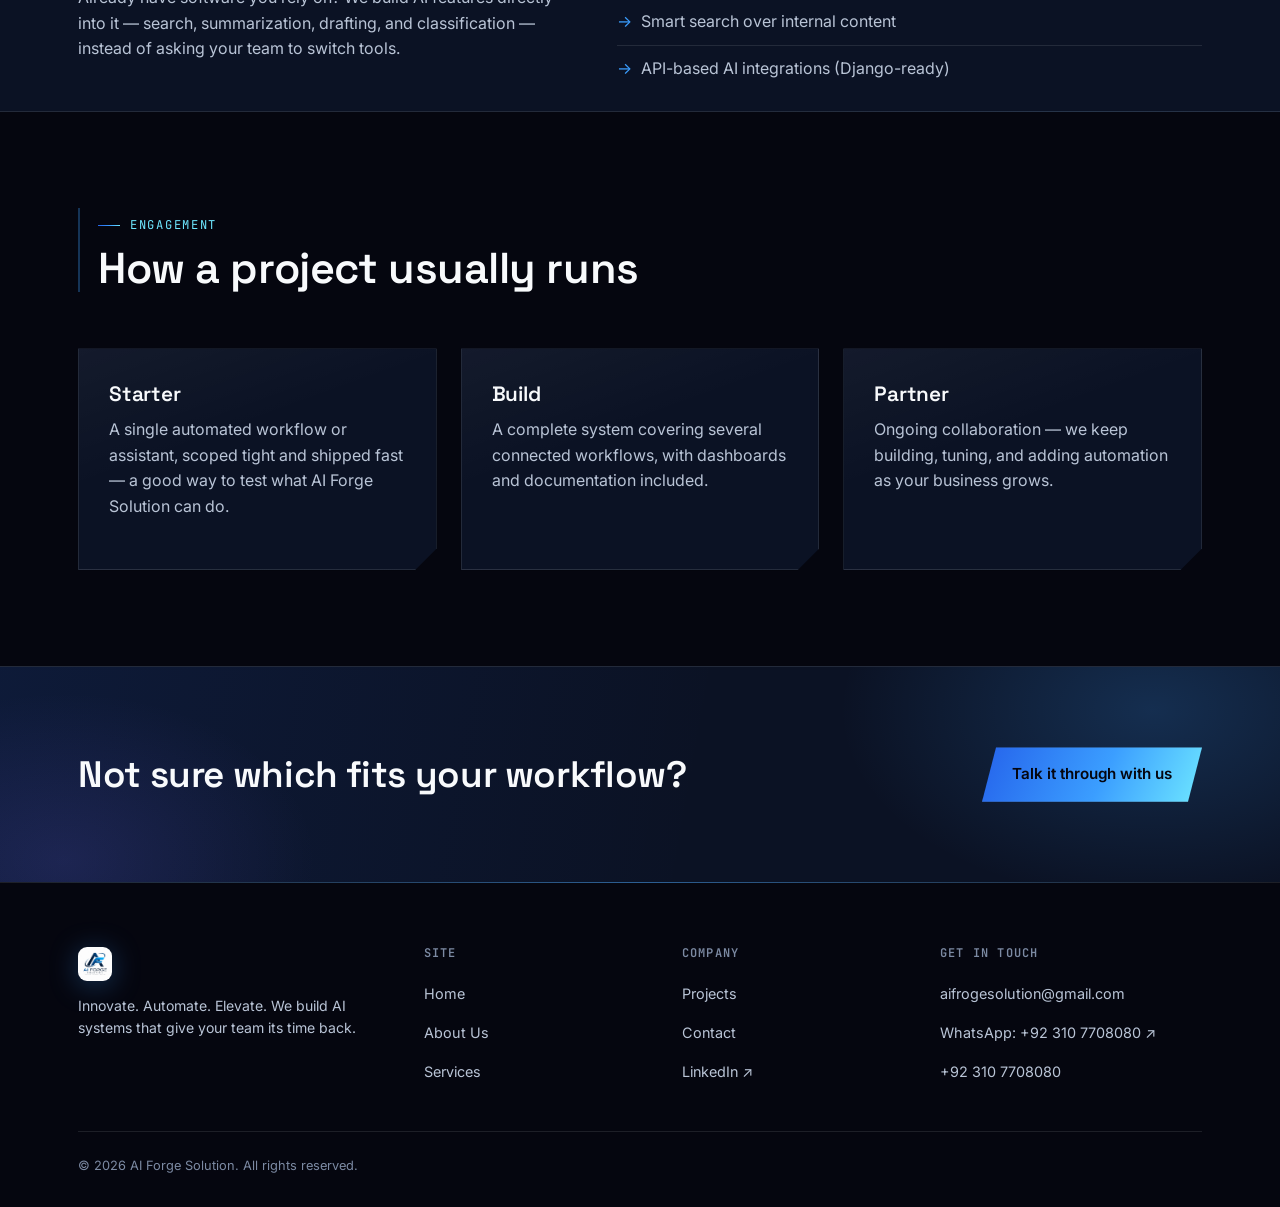
<file: services.html>
<!DOCTYPE html>
<html lang="en">
<head>
<meta charset="UTF-8">
<meta name="viewport" content="width=device-width, initial-scale=1.0">
<title>Services — AI Forge Solution</title>
<meta name="description" content="AI agents, workflow automation, data pipelines, and custom AI integrations from AI Forge Solution.">
<link rel="icon" href="images/logo.jpeg">
<link rel="preconnect" href="https://fonts.googleapis.com">
<link href="https://fonts.googleapis.com/css2?family=Space+Grotesk:wght@500;600;700&family=Inter:wght@400;500;600&family=JetBrains+Mono:wght@400;500&display=swap" rel="stylesheet">
<link rel="stylesheet" href="css/style.css">
</head>
<body>

<header class="site-header">
  <nav class="nav">
    <a href="index.html" class="brand">
      <img src="images/logo.jpeg" alt="AI Forge Solution logo">
      <span class="brand-name">AI FORGE <span>SOLUTION</span></span>
    </a>
    <button class="nav-toggle" aria-label="Toggle navigation menu" aria-expanded="false">
      <span></span>
    </button>
    <ul class="nav-links">
      <li><a href="index.html">Home</a></li>
      <li><a href="about.html">About Us</a></li>
      <li><a href="services.html" class="active">Services</a></li>
      <li><a href="projects.html">Projects</a></li>
      <li><a href="contact.html">Contact</a></li>
      <li><a href="contact.html" class="nav-cta">Start a project</a></li>
    </ul>
  </nav>
</header>

<main>

  <section class="page-hero">
    <div class="container">
      <span class="eyebrow">Services</span>
      <h1>Four ways we put <span class="text-grad">AI</span> to work for you</h1>
      <p class="lede">Every engagement starts the same way — we look at your workflow and figure out where automation actually helps. These are the building blocks we usually reach for.</p>
    </div>
  </section>

  <section class="section-alt" style="padding-top:20px;padding-bottom:20px;">
    <div class="container" id="services-list">
      <!-- Rendered from data/services.json by js/main.js. Add a new service by adding an entry to that file. -->
    </div>
  </section>

  <section>
    <div class="container">
      <div class="section-head">
        <span class="eyebrow">Engagement</span>
        <h2>How a project usually runs</h2>
      </div>
      <div class="grid-3">
        <div class="card">
          <h3>Starter</h3>
          <p>A single automated workflow or assistant, scoped tight and shipped fast — a good way to test what AI Forge Solution can do.</p>
        </div>
        <div class="card">
          <h3>Build</h3>
          <p>A complete system covering several connected workflows, with dashboards and documentation included.</p>
        </div>
        <div class="card">
          <h3>Partner</h3>
          <p>Ongoing collaboration — we keep building, tuning, and adding automation as your business grows.</p>
        </div>
      </div>
    </div>
  </section>

  <section class="cta-band">
    <div class="container">
      <h2>Not sure which fits your workflow?</h2>
      <a href="contact.html" class="btn btn-primary">Talk it through with us</a>
    </div>
  </section>

</main>

<footer class="site-footer">
  <div class="container">
    <div class="footer-grid">
      <div class="footer-brand">
        <img src="images/logo.jpeg" alt="AI Forge Solution logo">
        <p>Innovate. Automate. Elevate. We build AI systems that give your team its time back.</p>
      </div>
      <div class="footer-col">
        <h4>Site</h4>
        <a href="index.html">Home</a>
        <a href="about.html">About Us</a>
        <a href="services.html">Services</a>
      </div>
      <div class="footer-col">
        <h4>Company</h4>
        <a href="projects.html">Projects</a>
        <a href="contact.html">Contact</a>
        <a href="https://www.linkedin.com/company/alforge-solution/" target="_blank" rel="noopener">LinkedIn ↗</a>
      </div>
      <div class="footer-col">
        <h4>Get in touch</h4>
        <a href="mailto:aifrogesolution@gmail.com">aifrogesolution@gmail.com</a>
        <a href="https://wa.me/923107708080" target="_blank" rel="noopener">WhatsApp: +92 310 7708080 ↗</a>
        <a href="tel:+923107708080">+92 310 7708080</a>
      </div>
    </div>
    <div class="footer-bottom">
      <span>© 2026 AI Forge Solution. All rights reserved.</span>
    </div>
  </div>
</footer>

<script src="js/main.js"></script>
</body>
</html>
</file>
<file: css/style.css>
/* ========================================================
   AI FORGE SOLUTION — design tokens
   ======================================================== */
:root{
  --navy-deep:   #05060f;
  --navy:        #0b1224;
  --navy-soft:   #131f3d;
  --blue:        #2563eb;
  --blue-bright: #3b9eff;
  --cyan:        #6ee7ff;
  --violet:      #7c6cff;
  --white:       #f8fafc;
  --mist:        #b9c4d6;
  --slate:       #7c8aa3;
  --line:        rgba(246,248,251,0.10);

  --grad-forge: linear-gradient(115deg, var(--blue) 0%, var(--blue-bright) 55%, var(--cyan) 100%);
  --grad-text:  linear-gradient(100deg, var(--white) 30%, var(--cyan) 75%, var(--blue-bright) 100%);
  --glow-blue:  0 0 0 1px rgba(59,158,255,0.18), 0 20px 60px -20px rgba(37,99,235,0.55);
  --glow-soft:  0 10px 40px -14px rgba(0,0,0,0.6);

  --font-display: "Space Grotesk", "Segoe UI", sans-serif;
  --font-body: "Inter", "Segoe UI", sans-serif;
  --font-mono: "JetBrains Mono", "Courier New", monospace;

  --edge: 14px; /* angular clip amount, echoes the logo's cut geometry */
  --container: 1180px;
}

*,*::before,*::after{ box-sizing:border-box; }
html{ scroll-behavior:smooth; overflow-x:hidden; }
body{
  margin:0;
  width:100%;
  overflow-x:hidden;
  background:
    radial-gradient(900px 600px at 88% -6%, rgba(59,158,255,0.16), transparent 60%),
    radial-gradient(700px 500px at -6% 18%, rgba(124,108,255,0.12), transparent 55%),
    radial-gradient(1000px 700px at 50% 115%, rgba(37,99,235,0.10), transparent 60%),
    var(--navy-deep);
  background-attachment:fixed;
  color:var(--white);
  font-family:var(--font-body);
  font-size:16px;
  line-height:1.6;
  -webkit-font-smoothing:antialiased;
}
img{ max-width:100%; display:block; }
a{ color:inherit; text-decoration:none; }
ul{ list-style:none; margin:0; padding:0; }
button{ font-family:inherit; }

::selection{ background:rgba(59,158,255,0.32); color:var(--white); }

/* slim custom scrollbar for a more crafted feel */
::-webkit-scrollbar{ width:10px; height:10px; }
::-webkit-scrollbar-track{ background:var(--navy-deep); }
::-webkit-scrollbar-thumb{ background:linear-gradient(180deg, var(--blue), var(--blue-bright)); border-radius:0; border:2px solid var(--navy-deep); }
html{ scrollbar-width:thin; scrollbar-color:var(--blue-bright) var(--navy-deep); }

h1,h2,h3,h4{
  font-family:var(--font-display);
  font-weight:600;
  line-height:1.12;
  margin:0 0 .5em;
  letter-spacing:-0.01em;
}
h1{ font-size:clamp(2.4rem, 5vw, 4.4rem); font-weight:700; }
h2{ font-size:clamp(1.9rem, 3.4vw, 2.7rem); }
h3{ font-size:1.3rem; }
p{ margin:0 0 1em; color:var(--mist); }

.text-grad{
  background:var(--grad-text);
  -webkit-background-clip:text;
  background-clip:text;
  color:transparent;
}

.container{
  max-width:var(--container);
  margin:0 auto;
  padding:0 28px;
}

.eyebrow{
  display:inline-flex;
  align-items:center;
  gap:10px;
  font-family:var(--font-mono);
  font-size:.76rem;
  letter-spacing:.14em;
  text-transform:uppercase;
  color:var(--cyan);
}
.eyebrow::before{
  content:"";
  width:22px; height:1px;
  background:var(--grad-forge);
}

/* focus visibility */
a:focus-visible,button:focus-visible,input:focus-visible,textarea:focus-visible{
  outline:2px solid var(--cyan);
  outline-offset:3px;
}
@media (prefers-reduced-motion: reduce){
  *{ animation-duration:0.001ms !important; animation-iteration-count:1 !important; transition-duration:0.001ms !important; scroll-behavior:auto !important; }
}

/* ========================================================
   HEADER / NAV
   ======================================================== */
.site-header{
  position:sticky; top:0; z-index:100;
  background:rgba(5,7,16,0.72);
  backdrop-filter:blur(16px) saturate(140%);
  -webkit-backdrop-filter:blur(16px) saturate(140%);
  border-bottom:1px solid var(--line);
  box-shadow:0 1px 0 rgba(255,255,255,0.04), 0 20px 40px -30px rgba(0,0,0,0.8);
}
.nav{
  display:flex; align-items:center; justify-content:space-between;
  padding:14px 28px;
  max-width:var(--container);
  margin:0 auto;
}
.brand{ display:flex; align-items:center; gap:12px; }
.brand img{ height:40px; width:auto; border-radius:10px; filter:drop-shadow(0 4px 16px rgba(59,158,255,0.35)); }
.brand-name{ font-family:var(--font-display); font-weight:700; font-size:1.05rem; letter-spacing:.02em; }
.brand-name span{ color:var(--blue-bright); }

.nav-links{ display:flex; align-items:center; gap:2px; }
.nav-links a{
  position:relative;
  padding:10px 16px;
  font-size:.92rem;
  font-weight:500;
  color:var(--mist);
  transition:color .2s ease;
}
.nav-links a::before{
  content:"";
  position:absolute; left:16px; right:16px; bottom:4px; height:1px;
  background:var(--blue-bright);
  transform:scaleX(0);
  transform-origin:left;
  transition:transform .25s ease;
}
.nav-links a:hover{ color:var(--white); }
.nav-links a:hover::before{ transform:scaleX(1); }
.nav-links a.active{ color:var(--white); }
.nav-links a.active::after{
  content:"";
  position:absolute; left:16px; right:16px; bottom:4px; height:2px;
  background:var(--grad-forge);
  box-shadow:0 0 12px rgba(59,158,255,0.7);
}
.nav-links a.active:hover::before{ transform:scaleX(0); }

.nav-cta{
  margin-left:12px;
  padding:10px 22px;
  font-size:.88rem;
  font-weight:700;
  color:var(--navy-deep);
  background:var(--grad-forge);
  clip-path:polygon(10px 0,100% 0,calc(100% - 10px) 100%,0 100%);
  box-shadow:0 8px 24px -8px rgba(59,158,255,0.6);
  transition:filter .2s ease, transform .2s ease, box-shadow .2s ease;
}
.nav-cta:hover{ filter:brightness(1.12); transform:translateY(-2px); box-shadow:0 12px 30px -8px rgba(59,158,255,0.8); }

.nav-toggle{
  display:none;
  background:none; border:none; cursor:pointer;
  width:38px; height:38px;
  align-items:center; justify-content:center;
  padding:0;
}
.nav-toggle span, .nav-toggle span::before, .nav-toggle span::after{
  content:""; display:block;
  width:22px; height:2px; background:var(--white);
  position:relative; transition:transform .25s ease, opacity .25s ease, background .25s ease;
}
.nav-toggle span::before{ position:absolute; top:-7px; }
.nav-toggle span::after{ position:absolute; top:7px; }

.nav-toggle[aria-expanded="true"] span{ background:transparent; }
.nav-toggle[aria-expanded="true"] span::before{ transform:translateY(7px) rotate(45deg); background:var(--cyan); }
.nav-toggle[aria-expanded="true"] span::after{ transform:translateY(-7px) rotate(-45deg); background:var(--cyan); }

@media (max-width:880px){
  .nav-toggle{ display:flex; }
  .nav-links{
    position:absolute; top:100%; left:0; right:0;
    flex-direction:column; align-items:stretch;
    background:rgba(11,18,36,0.98);
    backdrop-filter:blur(24px);
    -webkit-backdrop-filter:blur(24px);
    border-bottom:1px solid var(--line);
    box-shadow:0 24px 50px -10px rgba(0,0,0,0.9);
    padding:14px 24px 26px;
    display:none;
  }
  .nav-links.open{
    display:flex;
    animation: navSlideDown 0.24s cubic-bezier(.2,.7,.3,1);
  }
  .nav-links a{
    padding:14px 8px;
    border-bottom:1px solid var(--line);
    font-size:1.02rem;
  }
  .nav-cta{
    margin:16px 0 0;
    text-align:center;
    padding:14px 20px;
    font-size:.95rem;
    display:block;
  }
}
@keyframes navSlideDown{
  from{ opacity:0; transform:translateY(-8px); }
  to{ opacity:1; transform:translateY(0); }
}

/* ========================================================
   BUTTONS
   ======================================================== */
.btn{
  display:inline-flex; align-items:center; gap:10px;
  padding:15px 30px;
  font-family:var(--font-body);
  font-weight:600; font-size:.95rem;
  cursor:pointer; border:none;
  transition:transform .22s cubic-bezier(.2,.7,.3,1), filter .2s ease, background .2s ease, color .2s ease, box-shadow .22s ease, border-color .2s ease;
}
.btn-primary{
  color:var(--navy-deep);
  background:var(--grad-forge);
  clip-path:polygon(14px 0,100% 0,calc(100% - 14px) 100%,0 100%);
  box-shadow:0 14px 34px -12px rgba(59,158,255,0.65), 0 0 0 1px rgba(255,255,255,0.06) inset;
}
.btn-primary:hover{ transform:translateY(-3px); filter:brightness(1.08); box-shadow:0 20px 44px -12px rgba(59,158,255,0.8); }
.btn-ghost{
  color:var(--white);
  background:rgba(255,255,255,0.02);
  border:1px solid var(--line);
  clip-path:polygon(14px 0,100% 0,calc(100% - 14px) 100%,0 100%);
}
.btn-ghost:hover{ border-color:var(--blue-bright); color:var(--cyan); transform:translateY(-3px); background:rgba(59,158,255,0.06); }

/* ========================================================
   HERO (shared pattern, angular forge motif)
   ======================================================== */
.hero{
  position:relative;
  padding:130px 0 100px;
  overflow:hidden;
  border-bottom:1px solid var(--line);
  background-image:
    linear-gradient(rgba(255,255,255,0.03) 1px, transparent 1px),
    linear-gradient(90deg, rgba(255,255,255,0.03) 1px, transparent 1px);
  background-size:56px 56px;
  background-position:center top;
}
.hero::before{
  /* angular structural echo of the logo's A/F cut */
  content:"";
  position:absolute; top:-16%; right:-10%;
  width:760px; height:760px;
  background:
    linear-gradient(135deg, transparent 48%, rgba(59,158,255,0.14) 50%, transparent 52%),
    radial-gradient(circle at 70% 30%, rgba(59,158,255,0.18), transparent 62%);
  pointer-events:none;
}
.hero::after{
  content:"";
  position:absolute; bottom:-30%; left:-10%;
  width:500px; height:500px;
  background:radial-gradient(circle, rgba(124,108,255,0.14), transparent 65%);
  pointer-events:none;
}
.hero-grid{
  display:grid; grid-template-columns:1.15fr .85fr; gap:60px; align-items:center;
  position:relative; z-index:1;
}
.hero h1{ margin-bottom:.35em; }
.hero .lede{ font-size:1.15rem; max-width:46ch; }
.hero-actions{ display:flex; gap:14px; margin-top:34px; flex-wrap:wrap; }

/* ========================================================
   HERO VISUAL / STACK PANEL
   ======================================================== */
.hero-visual{
  position:relative;
  justify-self:end;
  width:100%;
  max-width:440px;
}
.hero-visual::before{
  content:"";
  position:absolute; inset:-18%;
  background:radial-gradient(circle, rgba(59,158,255,0.22), rgba(124,108,255,0.12) 50%, transparent 70%);
  filter:blur(18px);
  z-index:-1;
}
.hero-panel{
  padding:34px 28px;
  background:linear-gradient(160deg, rgba(19,31,61,0.95), rgba(11,18,36,0.98));
  border:1px solid rgba(59,158,255,0.3);
  box-shadow:0 0 0 1px rgba(59,158,255,0.15), 0 25px 60px -15px rgba(37,99,235,0.5), inset 0 1px 0 rgba(255,255,255,0.08);
  animation:heroFloat 6s ease-in-out infinite;
}
@keyframes heroFloat{
  0%,100%{ transform:translateY(0); }
  50%{ transform:translateY(-8px); }
}

.hero-panel .eyebrow{
  margin-bottom:18px;
  display:inline-flex;
}
.hero-stack{
  display:flex;
  flex-wrap:wrap;
  gap:10px;
  margin-bottom:20px;
}
.hero-stack .tag{
  font-size:.82rem;
  padding:8px 14px;
  background:rgba(59,158,255,0.08);
  border:1px solid rgba(59,158,255,0.28);
  color:var(--white);
  transition:border-color 0.25s ease, color 0.25s ease, background 0.25s ease, transform 0.2s ease;
}
.hero-panel:hover .hero-stack .tag{
  border-color:rgba(110,231,255,0.45);
  color:var(--cyan);
}
.hero-stack .tag:hover{
  border-color:var(--cyan);
  background:rgba(59,158,255,0.18);
  transform:translateY(-2px);
}
.hero-panel-link{
  font-family:var(--font-mono);
  font-size:.88rem;
  font-weight:600;
  color:var(--cyan);
  letter-spacing:.02em;
  transition:color 0.2s ease, transform 0.2s ease;
}
.hero-panel-link:hover{
  color:var(--white);
  transform:translateX(4px);
}

@media (max-width:900px){
  .hero-visual{ justify-self:center; max-width:100%; margin-top:20px; }
}

.page-hero{
  padding:80px 0 60px;
}
.page-hero .lede{ max-width:60ch; }

@media (max-width:900px){
  .hero-grid{ grid-template-columns:1fr; }
  .hero-mark{ justify-self:start; max-width:220px; order:-1; }
}

/* ========================================================
   SECTIONS
   ======================================================== */
section{ padding:96px 0; }
.section-alt{
  position:relative;
  background:
    radial-gradient(600px 400px at 85% 0%, rgba(59,158,255,0.08), transparent 60%),
    var(--navy);
  border-top:1px solid var(--line); border-bottom:1px solid var(--line);
}
.section-head{ max-width:640px; margin-bottom:56px; padding-left:18px; border-left:2px solid rgba(59,158,255,0.3); }
.section-head h2{ margin-top:.2em; }
.section-head p{ margin-top:14px; }

/* forge-cut card: angular corners echoing the A/F letterforms */
.card{
  position:relative;
  background:linear-gradient(160deg, rgba(255,255,255,0.035), rgba(255,255,255,0) 40%), var(--navy);
  border:1px solid var(--line);
  padding:34px 30px;
  clip-path:polygon(0 0, 100% 0, 100% calc(100% - 22px), calc(100% - 22px) 100%, 0 100%);
  box-shadow:var(--glow-soft);
  overflow:hidden;
  transition:border-color .25s ease, transform .28s cubic-bezier(.2,.7,.3,1), box-shadow .28s ease;
}
.card::before{
  content:"";
  position:absolute; top:0; left:0; right:0; height:2px;
  background:var(--grad-forge);
  transform:scaleX(0);
  transform-origin:left;
  transition:transform .35s cubic-bezier(.2,.7,.3,1);
}
.card:hover::before{ transform:scaleX(1); }
.card:hover{
  border-color:rgba(59,158,255,0.45);
  transform:translateY(-6px);
  box-shadow:var(--glow-blue);
}

.grid-3{ display:grid; grid-template-columns:repeat(3,1fr); gap:24px; }
.grid-4{ display:grid; grid-template-columns:repeat(4,1fr); gap:22px; }
.grid-2{ display:grid; grid-template-columns:1fr 1fr; gap:24px; }
@media (max-width:900px){
  .grid-3,.grid-4{ grid-template-columns:repeat(2,1fr); }
}
@media (max-width:600px){
  .grid-3,.grid-4,.grid-2{ grid-template-columns:1fr; }
}

.icon-mark{
  width:46px; height:46px;
  display:flex; align-items:center; justify-content:center;
  background:rgba(59,158,255,0.1);
  border:1px solid rgba(59,158,255,0.28);
  margin-bottom:20px;
  clip-path:polygon(6px 0,100% 0,100% calc(100% - 6px),calc(100% - 6px) 100%,0 100%);
  color:var(--cyan);
  font-weight:600;
  box-shadow:0 0 24px -8px rgba(59,158,255,0.5);
}

/* stat strip */
.stat-strip{
  display:grid; grid-template-columns:repeat(4,1fr);
  gap:1px;
  background:var(--line);
  border:1px solid var(--line);
  box-shadow:var(--glow-soft);
}
.stat{
  position:relative;
  background:var(--navy-deep);
  padding:34px 26px;
  text-align:left;
  overflow:hidden;
  transition:background .25s ease;
}
.stat::before{
  content:"";
  position:absolute; top:0; left:0; right:0; height:2px;
  background:var(--grad-forge);
  transform:scaleX(0); transform-origin:left;
  transition:transform .3s ease;
}
.stat:hover::before{ transform:scaleX(1); }
.stat:hover{ background:#080f20; }
.stat .num{ font-family:var(--font-display); font-size:2.3rem; font-weight:700; color:var(--white); }
.stat .num span{ color:var(--blue-bright); text-shadow:0 0 20px rgba(59,158,255,0.5); }
.stat .label{ font-family:var(--font-mono); font-size:.74rem; letter-spacing:.08em; text-transform:uppercase; color:var(--slate); margin-top:8px; }
@media (max-width:760px){ .stat-strip{ grid-template-columns:repeat(2,1fr); } }

/* process / timeline (order carries real info here) */
.process{ display:flex; flex-direction:column; }
.process-step{
  position:relative;
  display:grid; grid-template-columns:80px 1fr;
  gap:24px;
  padding:28px 0 28px 20px;
  border-top:1px solid var(--line);
  transition:padding-left .25s ease, background .25s ease;
}
.process-step::before{
  content:"";
  position:absolute; left:0; top:0; bottom:0; width:2px;
  background:var(--grad-forge);
  transform:scaleY(0);
  transform-origin:top;
  transition:transform .3s ease;
}
.process-step:hover{ padding-left:28px; background:rgba(59,158,255,0.03); }
.process-step:hover::before{ transform:scaleY(1); }
.process-step:last-child{ border-bottom:1px solid var(--line); }
.process-step .idx{ font-family:var(--font-mono); color:var(--blue-bright); font-size:.95rem; }
.process-step h3{ margin-bottom:6px; }

/* CTA band */
.cta-band{
  position:relative;
  padding:80px 0;
  background:var(--navy);
  border-top:1px solid var(--line);
  overflow:hidden;
}
.cta-band::before{
  content:"";
  position:absolute; inset:0;
  background:
    radial-gradient(520px 320px at 90% 20%, rgba(59,158,255,0.2), transparent 60%),
    radial-gradient(420px 280px at 5% 90%, rgba(124,108,255,0.14), transparent 60%),
    linear-gradient(100deg, rgba(37,99,235,0.1), transparent 55%);
}
.cta-band h2{ font-size:clamp(1.7rem, 3vw, 2.3rem); }
.cta-band .container{
  position:relative; z-index:1;
  display:flex; align-items:center; justify-content:space-between; gap:24px; flex-wrap:wrap;
}
.cta-band h2{ margin:0; }

/* team */
.team-card{ text-align:left; }
.team-photo{
  width:100%; aspect-ratio:1/1;
  background:
    radial-gradient(120px 120px at 30% 20%, rgba(59,158,255,0.25), transparent 70%),
    linear-gradient(150deg, var(--navy-soft), var(--navy));
  border:1px solid var(--line);
  margin-bottom:20px;
  display:flex; align-items:center; justify-content:center;
  clip-path:polygon(0 0, 100% 0, 100% calc(100% - 26px), calc(100% - 26px) 100%, 0 100%);
  font-family:var(--font-display); font-size:2.5rem; font-weight:700; color:var(--blue-bright);
  text-shadow:0 0 30px rgba(59,158,255,0.5);
}
.team-card h3{ margin-bottom:2px; }
.team-role{ font-family:var(--font-mono); font-size:.78rem; letter-spacing:.06em; text-transform:uppercase; color:var(--cyan); margin-bottom:12px; display:block; }

/* projects */
.project-card{ display:flex; flex-direction:column; height:100%; min-height:320px; }
.project-block{ margin-bottom:18px; }
.project-block .eyebrow{ margin-bottom:6px; }
.project-block p{ margin:0; }
.project-features{ list-style:none; margin:6px 0 0; padding:0; }
.project-features li{ color:var(--mist); padding:8px 0 8px 22px; position:relative; border-top:1px solid var(--line); font-size:.92rem; }
.project-features li:first-child{ border-top:none; }
.project-features li::before{ content:"→"; position:absolute; left:0; color:var(--blue-bright); }
.project-note{ font-size:.82rem; color:var(--slate); border-left:2px solid rgba(59,158,255,0.3); padding-left:14px; margin:0 0 20px; }
.project-tag-row{ display:flex; gap:8px; flex-wrap:wrap; margin-top:auto; padding-top:20px; }
.tag{
  font-family:var(--font-mono); font-size:.7rem; letter-spacing:.05em; text-transform:uppercase;
  color:var(--slate); border:1px solid var(--line); padding:5px 10px;
  transition:border-color .2s ease, color .2s ease;
}
.card:hover .tag{ border-color:rgba(59,158,255,0.3); color:var(--mist); }

/* in-card screenshot (regular cards) */
.project-card-shot{ margin: 4px 0 22px; }
.project-shot-sm{
  border: 1px solid rgba(59,158,255,0.2);
  overflow: hidden;
  background: #0d0d0d;
  clip-path: polygon(0 0, 100% 0, 100% calc(100% - 10px), calc(100% - 10px) 100%, 0 100%);
  box-shadow: 0 8px 30px -8px rgba(37,99,235,0.3), 0 0 60px -20px rgba(110,231,255,0.12);
  transition: box-shadow 0.3s ease, transform 0.3s ease;
}
.project-shot-sm .project-shot-bar{ padding: 8px 12px; }
.project-shot-sm .project-shot-bar span{ width: 8px; height: 8px; }
.project-shot-sm img{
  width:100%;
  height: 220px;
  object-fit: cover;
  object-position: center;
  display:block;
  opacity:0.92;
  transition: opacity 0.3s ease, transform 0.4s ease;
}
.card:hover .project-shot-sm{
  box-shadow: 0 12px 40px -8px rgba(37,99,235,0.5), 0 0 80px -15px rgba(110,231,255,0.2);
  transform: translateY(-2px);
}
.card:hover .project-shot-sm img{ opacity: 1; transform: scale(1.02); }

/* ── featured project card ───────────────────────────────── */
#projects-featured{ margin-bottom:40px; }

.project-featured{
  border:1px solid rgba(59,158,255,0.22) !important;
  background: linear-gradient(135deg, rgba(11,18,36,0.95) 0%, rgba(19,31,61,0.85) 100%) !important;
  box-shadow: 0 0 0 1px rgba(59,158,255,0.10), 0 30px 80px -20px rgba(37,99,235,0.35), inset 0 1px 0 rgba(255,255,255,0.04) !important;
  padding: 0 !important;
  overflow: hidden;
  position: relative;
}
.project-featured::before{
  content:"";
  position:absolute; inset:0;
  background: radial-gradient(600px 400px at 70% 50%, rgba(59,158,255,0.06), transparent 70%);
  pointer-events:none;
}

.project-featured-inner{
  display: grid;
  grid-template-columns: 1fr 1fr;
  gap: 0;
  align-items: center;
  min-height: 520px;
}

.project-featured-content{
  padding: 48px 48px 48px 48px;
  display: flex;
  flex-direction: column;
}

.project-badge{
  display: inline-flex;
  align-items: center;
  gap: 8px;
  font-family: var(--font-mono);
  font-size: .68rem;
  letter-spacing: .1em;
  text-transform: uppercase;
  color: var(--cyan);
  border: 1px solid rgba(110,231,255,0.3);
  background: rgba(110,231,255,0.06);
  padding: 5px 14px;
  margin-bottom: 20px;
  width: fit-content;
}
.project-badge::before{
  content:"";
  width:6px; height:6px;
  border-radius:50%;
  background:var(--cyan);
  box-shadow: 0 0 8px var(--cyan);
  animation: pulse-dot 2s ease-in-out infinite;
}
@keyframes pulse-dot{
  0%,100%{ opacity:1; transform:scale(1); }
  50%{ opacity:.5; transform:scale(0.75); }
}

.project-featured h3{
  font-size: clamp(1.3rem, 2.5vw, 1.8rem);
  margin: 0 0 24px;
  line-height: 1.25;
  background: var(--grad-text);
  -webkit-background-clip: text;
  -webkit-text-fill-color: transparent;
  background-clip: text;
}

/* screenshot side */
.project-featured-shot{
  padding: 32px 40px 32px 0;
  display: flex;
  align-items: center;
  justify-content: center;
  position: relative;
}

.project-shot-frame{
  width: 100%;
  border-radius: 0;
  border: 1px solid rgba(59,158,255,0.25);
  overflow: hidden;
  background: #0d0d0d;
  box-shadow:
    0 0 0 1px rgba(59,158,255,0.12),
    0 20px 60px -10px rgba(37,99,235,0.45),
    0 0 120px -30px rgba(110,231,255,0.2);
  position: relative;
  clip-path: polygon(0 0, 100% 0, 100% calc(100% - 12px), calc(100% - 12px) 100%, 0 100%);
  transition: box-shadow 0.4s ease, transform 0.4s ease;
}
.project-featured:hover .project-shot-frame{
  box-shadow:
    0 0 0 1px rgba(59,158,255,0.3),
    0 30px 80px -10px rgba(37,99,235,0.6),
    0 0 160px -20px rgba(110,231,255,0.3);
  transform: translateY(-4px) scale(1.01);
}

/* fake browser chrome bar */
.project-shot-bar{
  display: flex;
  gap: 6px;
  align-items: center;
  padding: 10px 14px;
  background: rgba(255,255,255,0.04);
  border-bottom: 1px solid rgba(255,255,255,0.06);
}
.project-shot-bar span{
  width: 10px; height: 10px;
  border-radius: 50%;
}
.project-shot-bar span:nth-child(1){ background: #ff5f57; }
.project-shot-bar span:nth-child(2){ background: #ffbd2e; }
.project-shot-bar span:nth-child(3){ background: #28c840; }

.project-shot-frame img{
  width: 100%;
  display: block;
  opacity: 0.92;
  transition: opacity 0.3s ease;
}
.project-featured:hover .project-shot-frame img{ opacity: 1; }

/* responsive */
@media (max-width: 900px){
  .project-featured-inner{ grid-template-columns: 1fr; min-height:auto; }
  .project-featured-content{ padding: 36px 28px 24px; }
  .project-featured-shot{ padding: 0 28px 36px; }
}

/* pricing-ish / service detail */
.service-detail{
  display:grid; grid-template-columns:.9fr 1.1fr; gap:60px; align-items:start;
  padding:60px 0;
  border-top:1px solid var(--line);
}
.service-detail:last-child{ padding-bottom:0; }
.service-detail ul{ margin-top:18px; }
.service-detail li{
  color:var(--mist); padding:10px 0 10px 24px; position:relative;
  border-top:1px solid var(--line);
}
.service-detail li:first-child{ border-top:none; }
.service-detail li::before{ content:"→"; position:absolute; left:0; color:var(--blue-bright); }
@media (max-width:820px){ .service-detail{ grid-template-columns:1fr; gap:24px; } }

/* forms */
.form-grid{ display:grid; grid-template-columns:1fr 1fr; gap:20px; }
.field{ display:flex; flex-direction:column; gap:8px; }
.field.full{ grid-column:1/-1; }
.field label{ font-family:var(--font-mono); font-size:.74rem; letter-spacing:.08em; text-transform:uppercase; color:var(--slate); }
.field input, .field select, .field textarea{
  background:rgba(255,255,255,0.02);
  border:1px solid var(--line);
  color:var(--white);
  padding:14px 15px;
  font-family:var(--font-body); font-size:.95rem;
  transition:border-color .2s ease, box-shadow .2s ease, background .2s ease;
}
.field textarea{ resize:vertical; min-height:130px; }
.field input:focus, .field select:focus, .field textarea:focus{
  border-color:var(--blue-bright);
  outline:none;
  background:rgba(59,158,255,0.04);
  box-shadow:0 0 0 3px rgba(59,158,255,0.15);
}
.form-note{ font-size:.82rem; color:var(--slate); margin-top:10px; }
@media (max-width:640px){ .form-grid{ grid-template-columns:1fr; } }

.contact-info-card{ display:flex; flex-direction:column; gap:26px; }
.contact-line{ display:flex; gap:16px; align-items:flex-start; }
.contact-line h4{ margin:0 0 4px; font-family:var(--font-body); font-size:.95rem; color:var(--white); }
.contact-line p{ margin:0; font-size:.9rem; }
.contact-line a{ transition:color .2s ease; }
.contact-line a:hover{ color:var(--cyan); }

/* footer */
.site-footer{
  position:relative;
  border-top:1px solid var(--line);
  padding:64px 0 30px;
  background:var(--navy-deep);
}
.site-footer::before{
  content:"";
  position:absolute; top:-1px; left:0; right:0; height:1px;
  background:linear-gradient(90deg, transparent, rgba(59,158,255,0.5), transparent);
}
.footer-grid{ display:grid; grid-template-columns:1.4fr 1fr 1fr 1.2fr; gap:40px; margin-bottom:40px; }
.footer-brand img{ height:34px; margin-bottom:14px; border-radius:9px; filter:drop-shadow(0 4px 14px rgba(59,158,255,0.3)); }
.footer-brand p{ font-size:.88rem; max-width:32ch; }
.footer-col{
  display:flex;
  flex-direction:column;
  flex-wrap:nowrap;
  gap:0;
}
.footer-col h4{
  font-family:var(--font-mono);
  font-size:.75rem;
  letter-spacing:.1em;
  text-transform:uppercase;
  color:var(--slate);
  margin-bottom:14px;
}
.footer-col a{
  position:relative;
  display:block;
  width:fit-content;
  font-size:.9rem;
  color:var(--mist);
  padding:8px 0;
  transition:color .2s ease;
}
.footer-col a::after{
  content:"";
  position:absolute; left:0; right:0; bottom:2px; height:1px;
  background:var(--cyan);
  transform:scaleX(0); transform-origin:left;
  transition:transform .25s ease;
}
.footer-col a:hover{ color:var(--cyan); }
.footer-col a:hover::after{ transform:scaleX(1); }
.footer-bottom{
  display:flex; justify-content:space-between; align-items:center; flex-wrap:wrap; gap:10px;
  border-top:1px solid var(--line); padding-top:24px;
  font-size:.8rem; color:var(--slate);
}
@media (max-width:860px){
  .footer-grid{ grid-template-columns:1fr 1fr; }
}
@media (max-width:600px){
  .container{ padding:0 18px; }
  section{ padding:64px 0; }
  .page-hero{ padding:60px 0 40px; }
  .hero{ padding:90px 0 50px; }
  .hero-actions{ flex-direction:column; width:100%; gap:12px; }
  .hero-actions .btn{ width:100%; justify-content:center; text-align:center; }
  .card{ padding:26px 20px; }
  .project-shot-sm img{ height:180px; }
  .cta-band{ padding:60px 0; }
  .cta-band .container{ flex-direction:column; align-items:flex-start; gap:20px; }
  .cta-band .btn{ width:100%; justify-content:center; }
  .process-step{ grid-template-columns:50px 1fr; gap:16px; padding:22px 0 22px 14px; }
  .field input, .field select, .field textarea{ font-size:16px; /* prevents mobile iOS zoom */ }
}
@media (max-width:520px){
  .footer-grid{ grid-template-columns:1fr; gap:28px; }
  .footer-bottom{ flex-direction:column; align-items:flex-start; gap:8px; }
  .stat-strip{ grid-template-columns:1fr; }
}

/* misc utility */
.center{ text-align:center; margin-left:auto; margin-right:auto; }
.mt-lg{ margin-top:48px; }

/* scroll reveal, applied via IntersectionObserver in main.js */
.reveal-item{
  opacity:0;
  transform:translateY(22px);
  transition:opacity .7s cubic-bezier(.2,.7,.3,1), transform .7s cubic-bezier(.2,.7,.3,1);
}
.reveal-item.in-view{ opacity:1; transform:translateY(0); }
@media (prefers-reduced-motion: reduce){
  .reveal-item{ opacity:1; transform:none; transition:none; }
}
</file>
